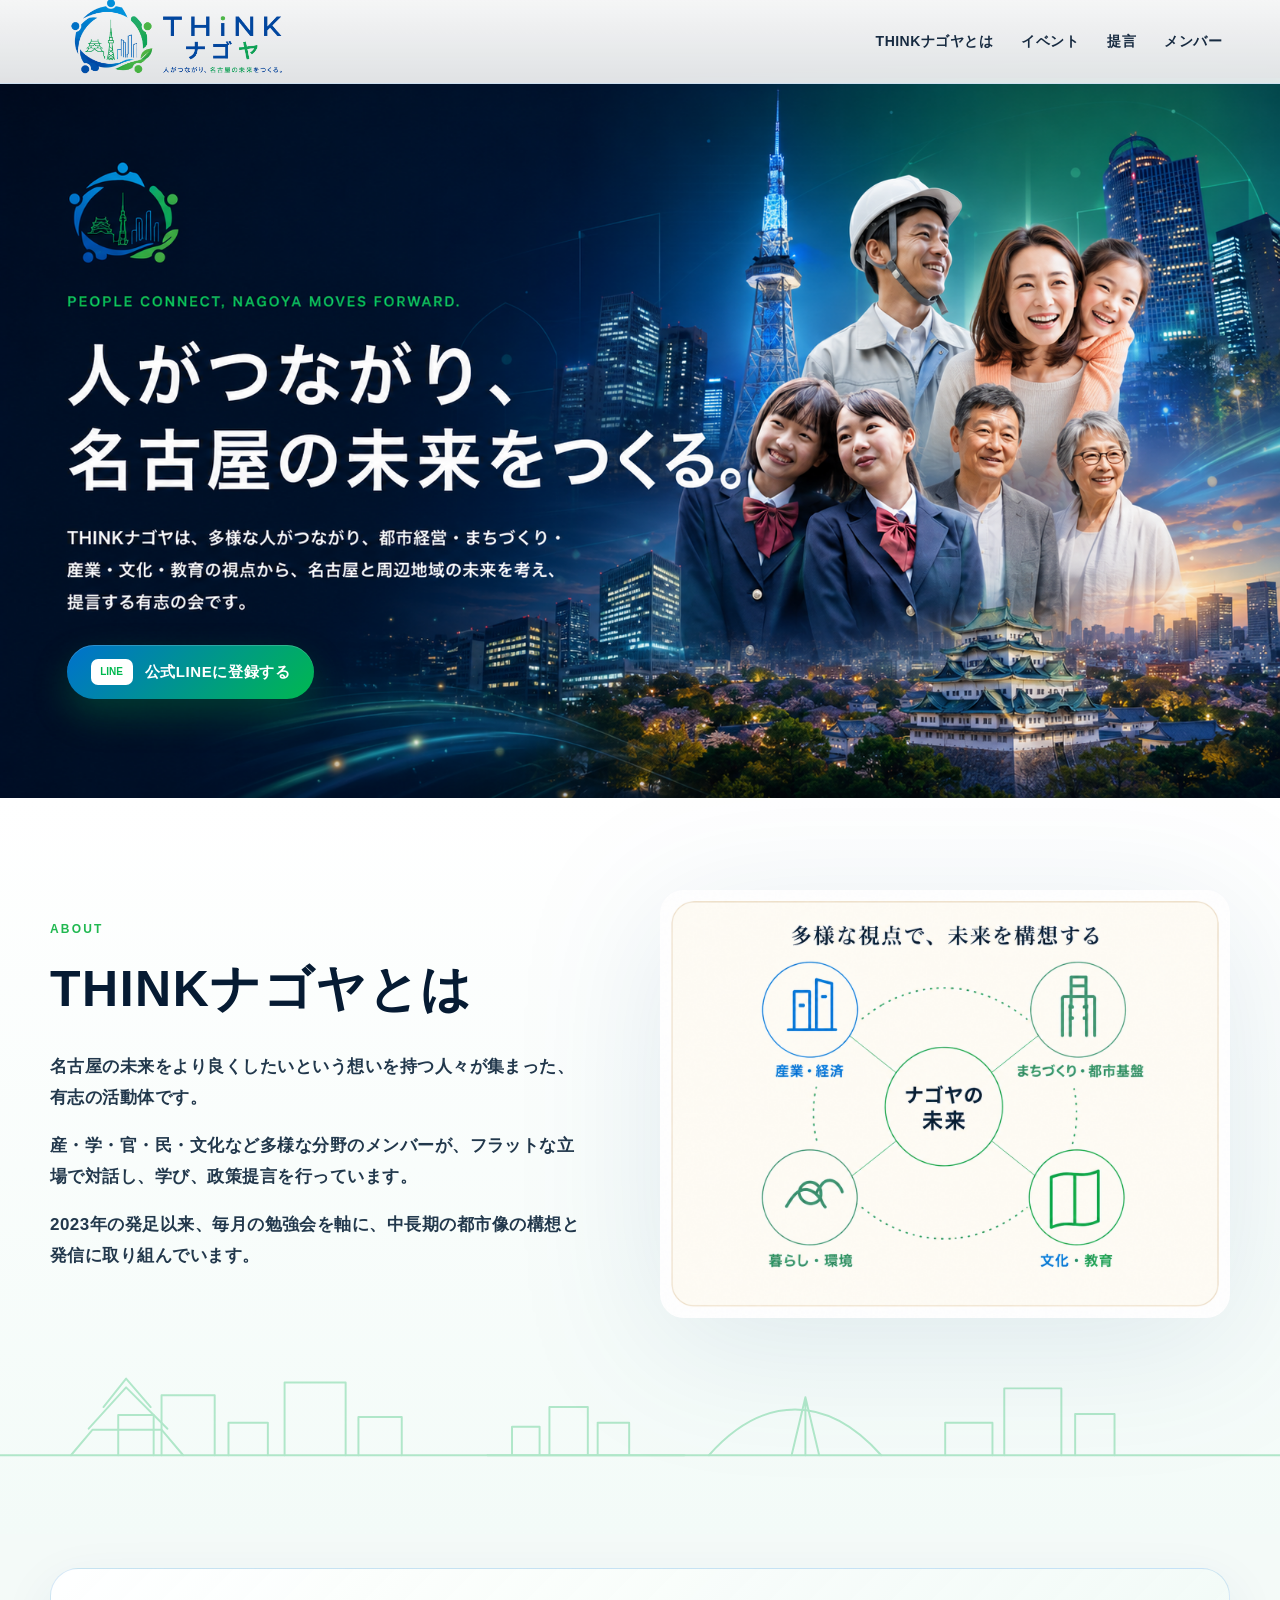
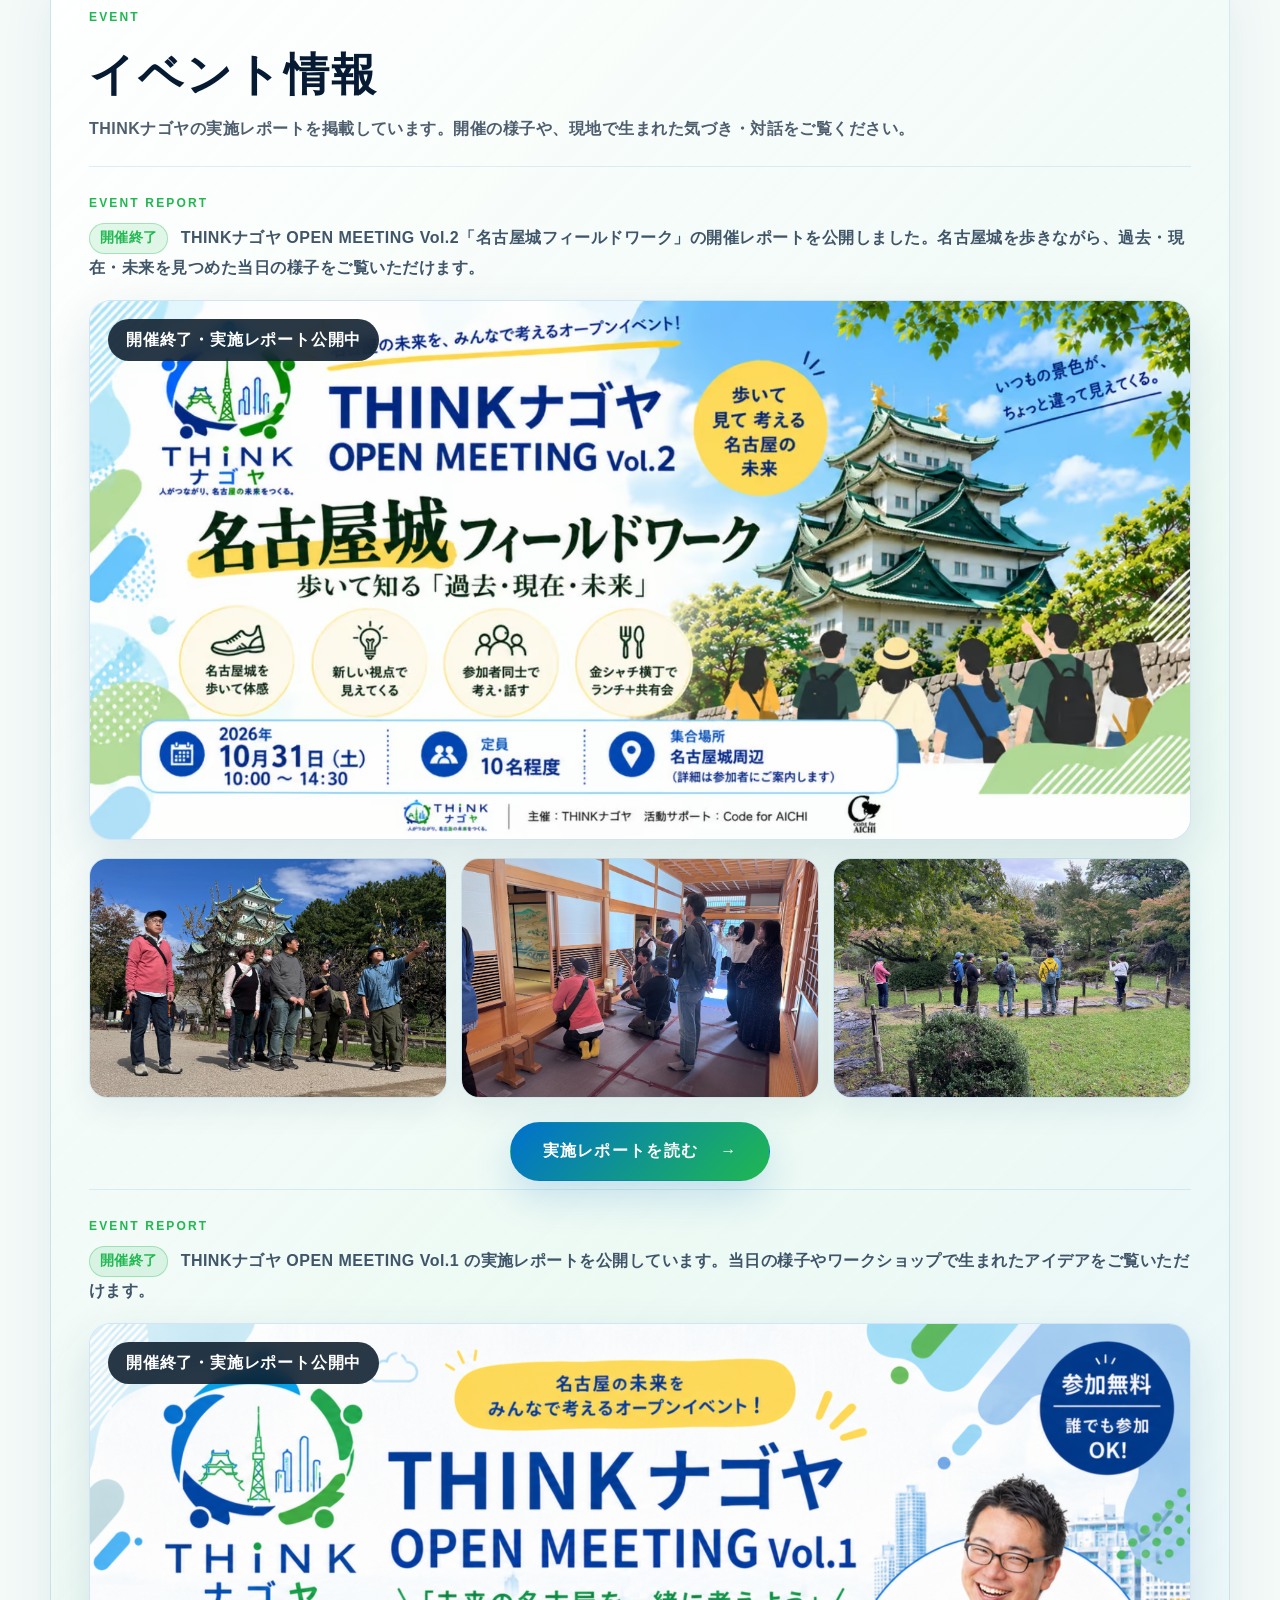
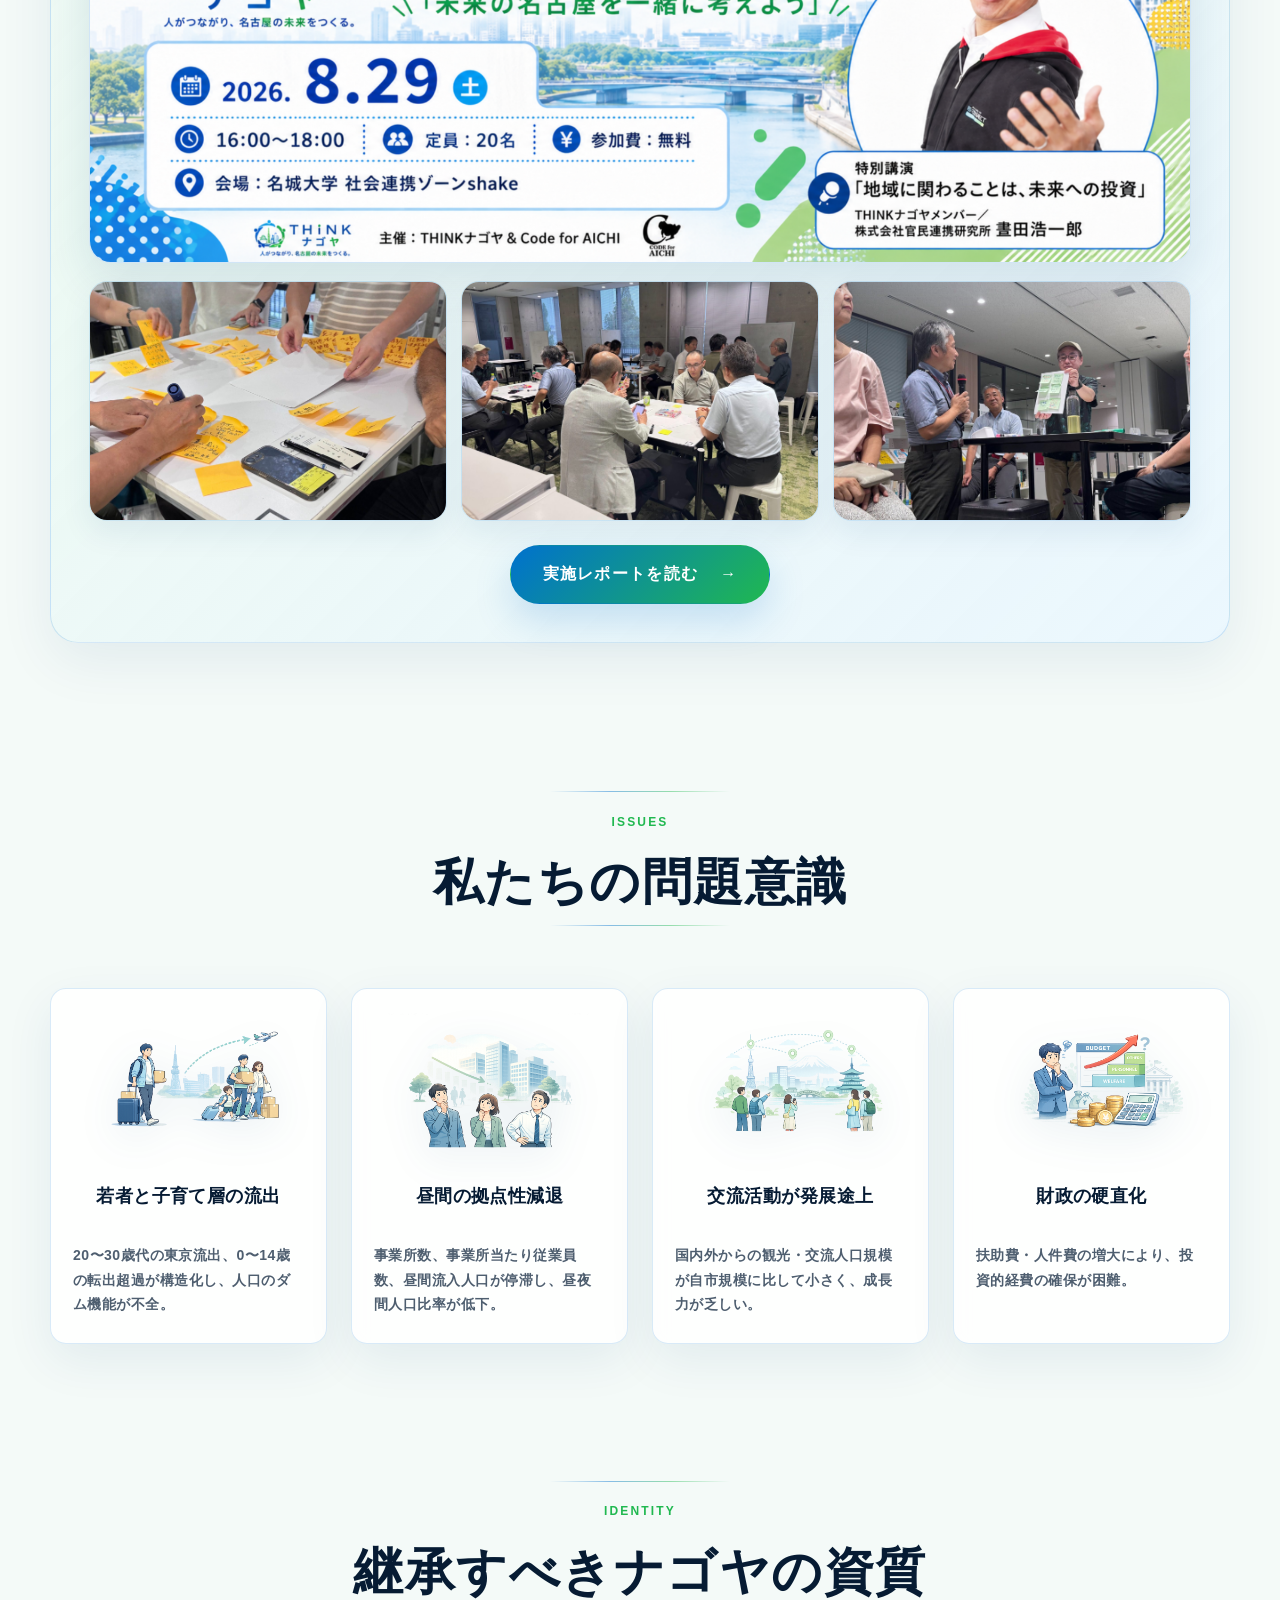
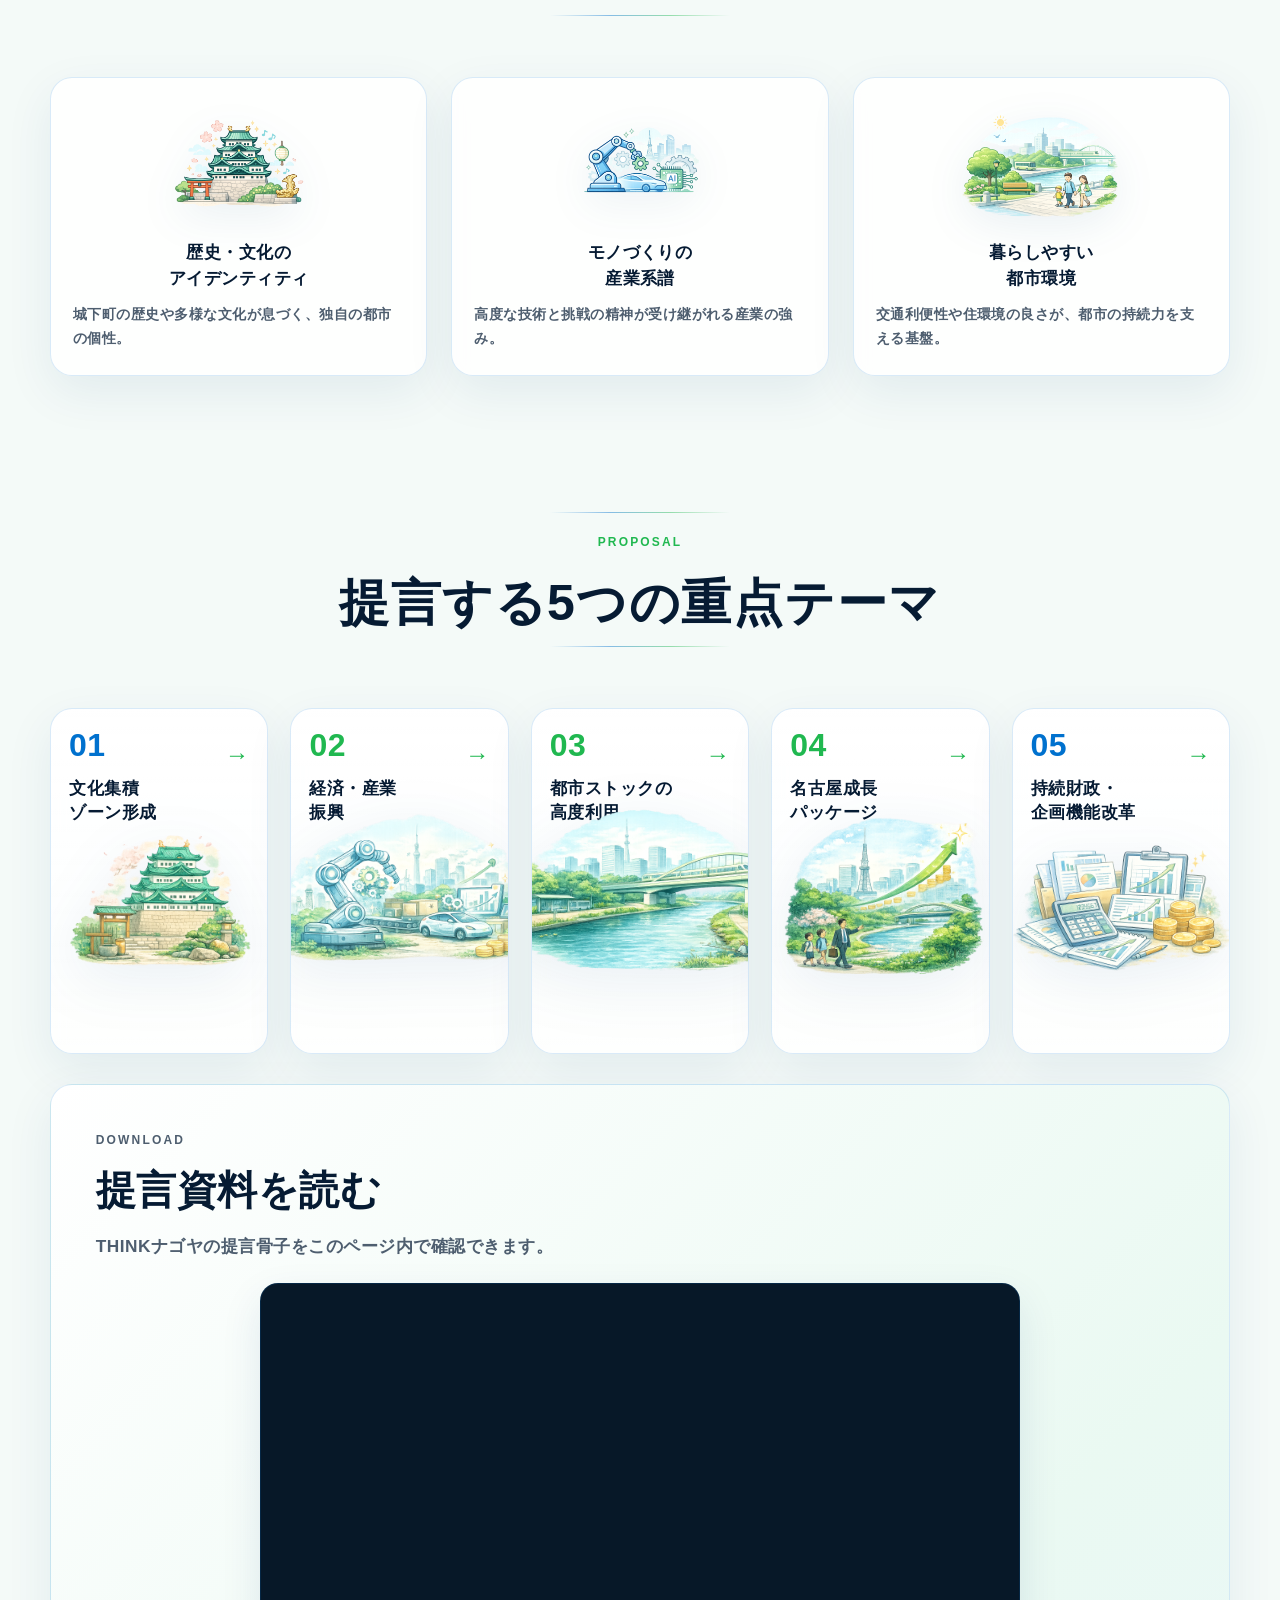
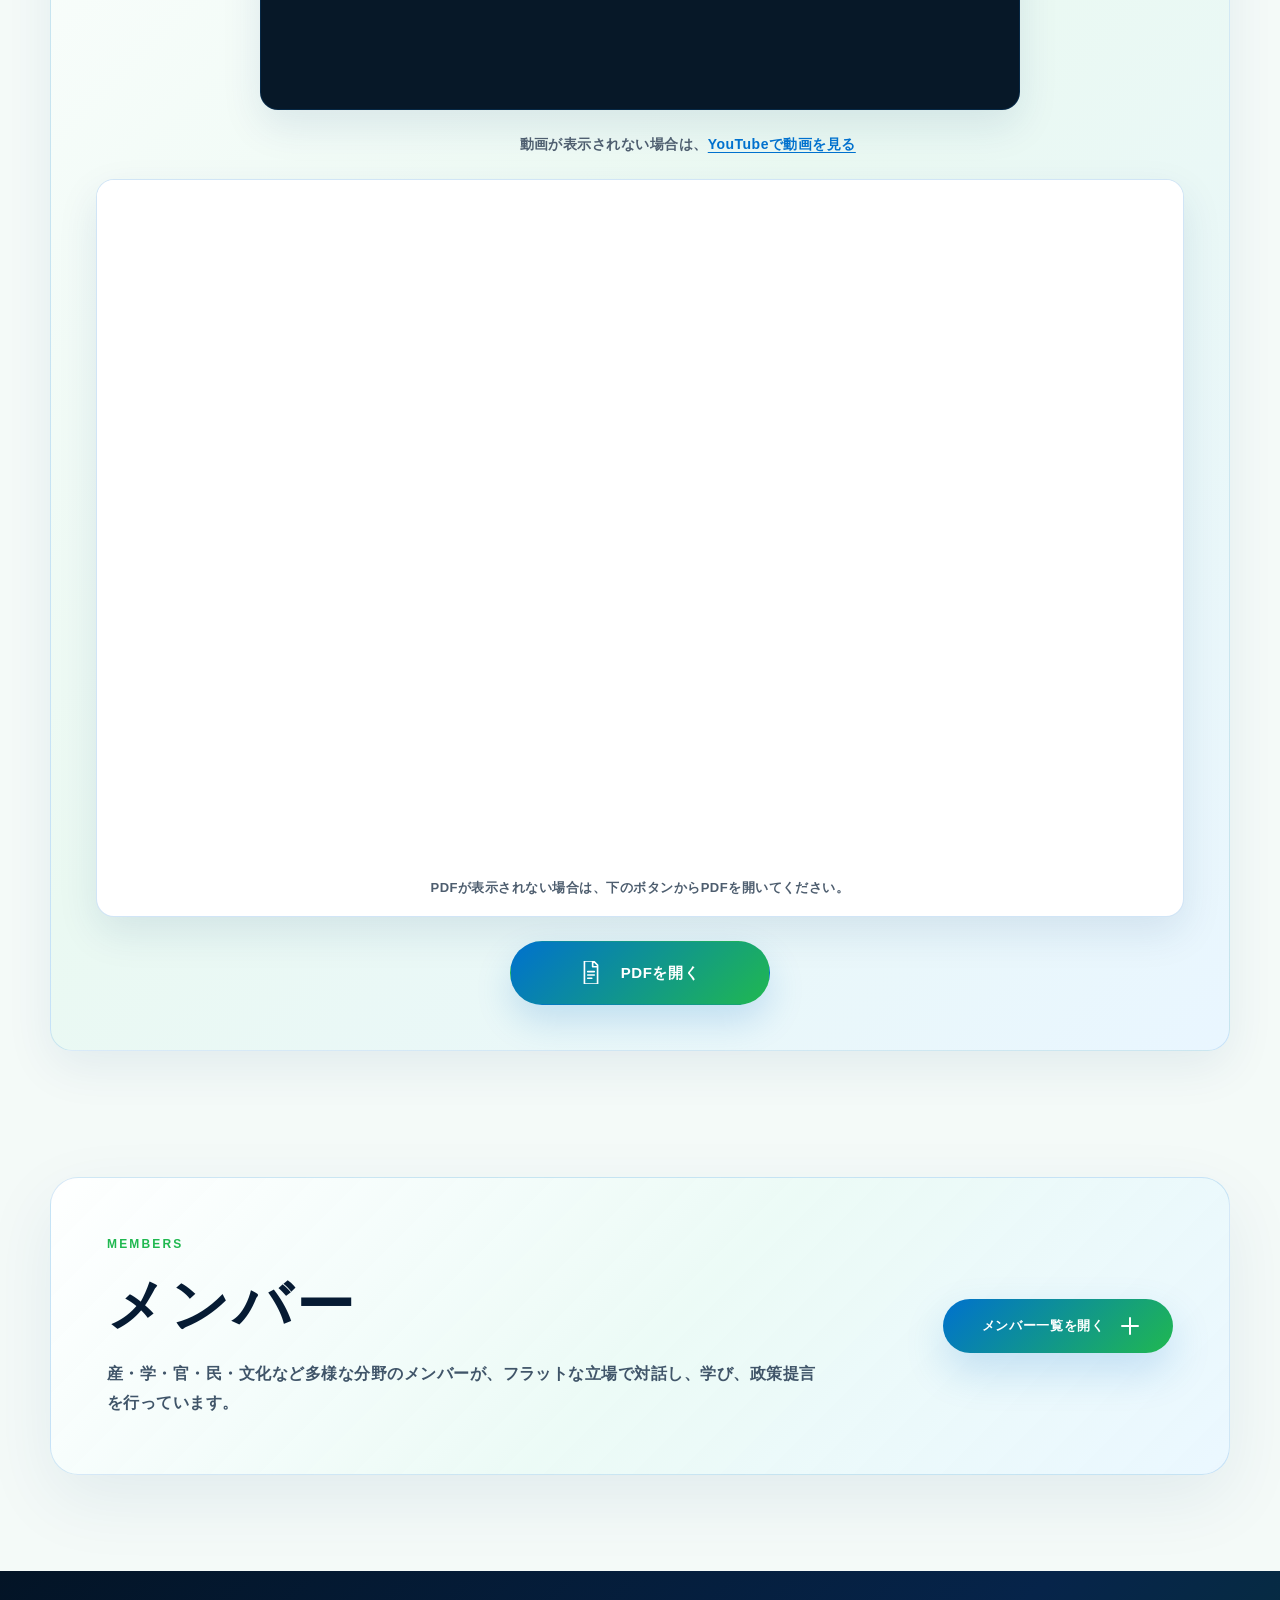
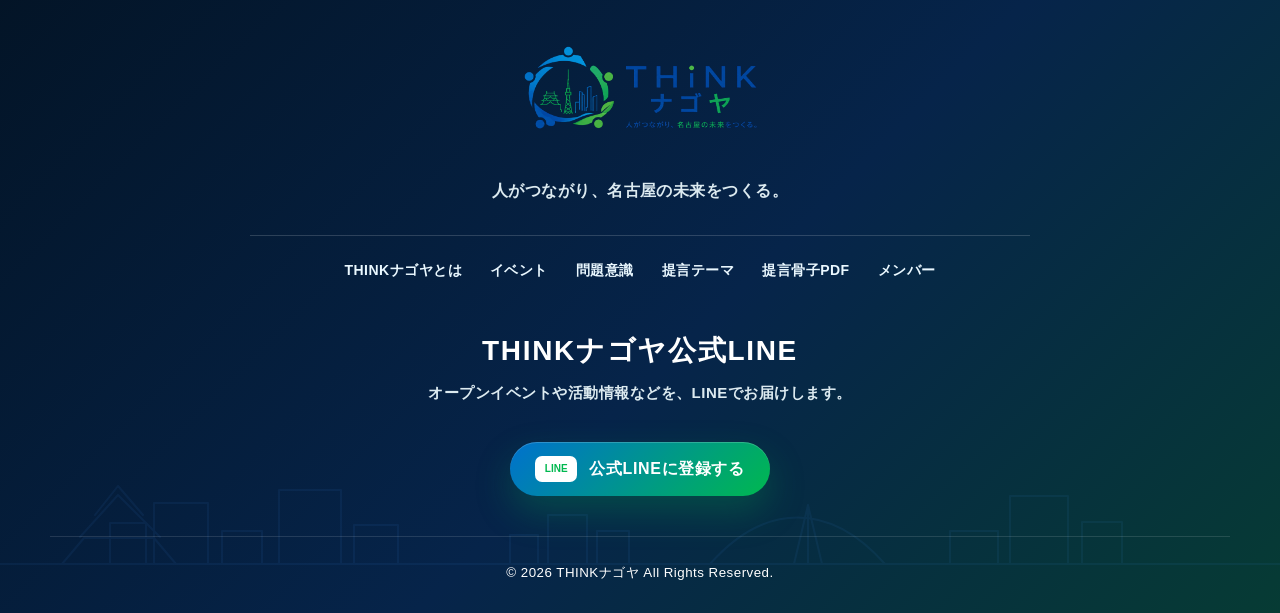
<file: index.html>
<!doctype html>
<html lang="ja">
<head>
  <meta charset="utf-8">
  <meta name="viewport" content="width=device-width, initial-scale=1">
  <title>THINKナゴヤ | 人がつながり、名古屋の未来をつくる。</title>
  <meta name="description" content="THINKナゴヤは、名古屋市と周辺地域の未来を見据え、都市経営・まちづくり・産業・文化・教育の視点から中長期の都市像を考え、提言する有志の会です。">
  <meta name="keywords" content="THINKナゴヤ,シンクナゴヤ,名古屋,名古屋市,政策提言,都市経営,まちづくり,産業振興,文化,教育,市民活動,有志の会">
  <meta name="robots" content="index, follow, max-image-preview:large">
  <meta name="format-detection" content="telephone=no">
  <meta name="theme-color" content="#0071ce">
  <link rel="canonical" href="https://thinknagoya.org/">
  <meta property="og:site_name" content="THINKナゴヤ">
  <meta property="og:title" content="THINKナゴヤ | 人がつながり、名古屋の未来をつくる。">
  <meta property="og:description" content="都市経営・まちづくり・産業・文化・教育の視点から、中長期の都市像を考え、提言する有志の会。">
  <meta property="og:type" content="website">
  <meta property="og:url" content="https://thinknagoya.org/">
  <meta property="og:image" content="https://thinknagoya.org/assets/img/ogp.png">
  <meta property="og:image:width" content="1200">
  <meta property="og:image:height" content="630">
  <meta property="og:locale" content="ja_JP">
  <meta name="twitter:card" content="summary_large_image">
  <meta name="twitter:title" content="THINKナゴヤ | 人がつながり、名古屋の未来をつくる。">
  <meta name="twitter:description" content="名古屋と周辺地域の未来を考え、提言する有志の会。">
  <meta name="twitter:image" content="https://thinknagoya.org/assets/img/ogp.png">
  <link rel="icon" href="assets/img/favicon.png">
  <link rel="apple-touch-icon" href="assets/img/favicon.png">
  <link rel="preconnect" href="https://www.youtube-nocookie.com">
  <link rel="preconnect" href="https://www.youtube.com">
  <link rel="preconnect" href="https://i.ytimg.com">
  <link rel="stylesheet" href="assets/css/style.css">
  <script type="application/ld+json">
{
  "@context": "https://schema.org",
  "@graph": [
    {
      "@type": "Organization",
      "@id": "https://thinknagoya.org/#organization",
      "name": "THINKナゴヤ",
      "alternateName": "シンクナゴヤ",
      "url": "https://thinknagoya.org/",
      "logo": "https://thinknagoya.org/assets/img/logo-horizontal.png",
      "description": "THINKナゴヤは、名古屋市と周辺地域の未来を見据え、都市経営・まちづくり・産業・文化・教育の視点から中長期の都市像を考え、提言する有志の会です。",
      "areaServed": {
        "@type": "AdministrativeArea",
        "name": "名古屋市・周辺地域"
      }
    },
    {
      "@type": "WebSite",
      "@id": "https://thinknagoya.org/#website",
      "url": "https://thinknagoya.org/",
      "name": "THINKナゴヤ",
      "publisher": {
        "@id": "https://thinknagoya.org/#organization"
      },
      "inLanguage": "ja"
    },
    {
      "@type": "WebPage",
      "@id": "https://thinknagoya.org/#webpage",
      "url": "https://thinknagoya.org/",
      "name": "THINKナゴヤ | 人がつながり、名古屋の未来をつくる。",
      "description": "THINKナゴヤは、名古屋市と周辺地域の未来を見据え、都市経営・まちづくり・産業・文化・教育の視点から中長期の都市像を考え、提言する有志の会です。",
      "isPartOf": {
        "@id": "https://thinknagoya.org/#website"
      },
      "about": {
        "@id": "https://thinknagoya.org/#organization"
      },
      "inLanguage": "ja",
      "primaryImageOfPage": {
        "@type": "ImageObject",
        "url": "https://thinknagoya.org/assets/img/ogp.png"
      }
    }
  ]
}
  </script>
</head>
<body>
  <header class="site-header" id="top">
    <a href="#top" class="brand brand--image" aria-label="THINKナゴヤ トップへ">
      <img src="assets/img/logo-horizontal.png" alt="THINKナゴヤ">
    </a>
    <button class="nav-toggle" aria-label="メニューを開く" aria-expanded="false">
      <span></span><span></span><span></span>
    </button>
    <nav class="global-nav" aria-label="グローバルナビゲーション">
      <a href="#about">THINKナゴヤとは</a>
      <a href="#event">イベント</a>
      <a href="#proposal">提言</a>
      <a href="#members">メンバー</a>
    </nav>
  </header>

  <main>
    <section class="hero section-dark" aria-label="メインビジュアル">
      <div class="hero__desktop-artwork reveal">
        <img src="assets/img/hero-main-collage.png" alt="多様な市民が名古屋でつながり、未来をつくるイメージ">
        <a class="line-button line-button--hero" href="https://lin.ee/n32bkAY" target="_blank" rel="noopener" aria-label="THINKナゴヤ公式LINEに登録する">
          <span class="line-button__icon">LINE</span>
          <span>公式LINEに登録する</span>
        </a>
      </div>
      <div class="hero__mobile-fallback">
        <div class="hero__visual" aria-hidden="true"></div>
        <div class="container hero__inner">
          <img class="hero__logo-mark" src="assets/img/logo-mark.png" alt="" aria-hidden="true">
          <p class="eyebrow">People connect, Nagoya moves forward.</p>
          <h1>人がつながり、<br>名古屋の未来をつくる。</h1>
          <p class="hero__lead">THINKナゴヤは、多様な人がつながり、都市経営・まちづくり・産業・文化・教育の視点から、名古屋と周辺地域の未来を考え、提言する有志の会です。</p>
          <a class="line-button line-button--mobile" href="https://lin.ee/n32bkAY" target="_blank" rel="noopener" aria-label="THINKナゴヤ公式LINEに登録する">
            <span class="line-button__icon">LINE</span>
            <span>公式LINEに登録する</span>
          </a>
        </div>
      </div>
    </section>

    <section class="about section-cream" id="about">
      <div class="container about__grid">
        <div class="section-copy reveal">
          <p class="section-kicker">ABOUT</p>
          <h2>THINKナゴヤとは</h2>
          <p>名古屋の未来をより良くしたいという想いを持つ人々が集まった、有志の活動体です。</p>
          <p>産・学・官・民・文化など多様な分野のメンバーが、フラットな立場で対話し、学び、政策提言を行っています。</p>
          <p>2023年の発足以来、毎月の勉強会を軸に、中長期の都市像の構想と発信に取り組んでいます。</p>
        </div>
        <div class="about__diagram reveal" aria-label="多様な視点で未来を構想する図">
          <img src="assets/img/about-diagram.png" alt="産業・経済、まちづくり・都市基盤、文化・教育、暮らし・環境の視点からナゴヤの未来を構想する図">
        </div>
      </div>
      <img class="city-line" src="assets/img/line-nagoya.svg" alt="" aria-hidden="true">
    </section>



    <section class="event-section section-cream" id="event">
      <div class="container">
        <div class="event-panel event-panel--report reveal">
          <div class="event-panel__head event-panel__head--report">
            <div>
              <p class="section-kicker">EVENT</p>
              <h2>イベント情報</h2>
              <p>THINKナゴヤの実施レポートを掲載しています。開催の様子や、現地で生まれた気づき・対話をご覧ください。</p>
            </div>
          </div>

          <div class="event-report-block">
            <div class="event-report-block__head">
              <p class="section-kicker">EVENT REPORT</p>
              <p><span class="event-status">開催終了</span> THINKナゴヤ OPEN MEETING Vol.2「名古屋城フィールドワーク」の開催レポートを公開しました。名古屋城を歩きながら、過去・現在・未来を見つめた当日の様子をご覧いただけます。</p>
            </div>
            <a class="event-banner event-banner--ended" href="open-meeting-vol2-report.html" aria-label="THINKナゴヤ OPEN MEETING Vol.2 実施レポートを開く">
              <img src="assets/img/event-open-meeting-vol2-main.jpg" alt="THINKナゴヤ OPEN MEETING Vol.2 名古屋城フィールドワーク 歩いて知る過去・現在・未来">
            </a>
            <div class="event-report-preview" aria-label="OPEN MEETING Vol.2 実施レポート写真">
              <img src="assets/img/report/open-meeting-vol2/group-castle.jpg" alt="名古屋城前で参加者が集まる様子">
              <img src="assets/img/report/open-meeting-vol2/palace-tour.jpg" alt="本丸御殿を見学する参加者の様子">
              <img src="assets/img/report/open-meeting-vol2/garden-observation.jpg" alt="庭園を眺める参加者の様子">
            </div>
            <div class="event-report-actions">
              <a class="btn btn-navy" href="open-meeting-vol2-report.html">実施レポートを読む</a>
            </div>
          </div>

          <div class="event-report-block">
            <div class="event-report-block__head">
              <p class="section-kicker">EVENT REPORT</p>
              <p><span class="event-status">開催終了</span> THINKナゴヤ OPEN MEETING Vol.1 の実施レポートを公開しています。当日の様子やワークショップで生まれたアイデアをご覧いただけます。</p>
            </div>
            <a class="event-banner event-banner--ended" href="open-meeting-vol1-report.html" aria-label="THINKナゴヤ OPEN MEETING Vol.1 実施レポートを開く">
              <img src="assets/img/event-open-meeting-vol1.png" alt="THINKナゴヤ OPEN MEETING Vol.1 未来の名古屋を一緒に考えよう 2026年8月29日 16時から18時 名城大学社会連携ゾーンshake 参加無料">
            </a>
            <div class="event-report-preview" aria-label="OPEN MEETING Vol.1 実施レポート写真">
              <img src="assets/img/report/open-meeting-vol1/workshop-wide.jpg" alt="ワークショップで参加者が意見を出し合う様子">
              <img src="assets/img/report/open-meeting-vol1/group-discussion.jpg" alt="グループに分かれて対話する参加者の様子">
              <img src="assets/img/report/open-meeting-vol1/presentation-share.jpg" alt="グループ発表の様子">
            </div>
            <div class="event-report-actions">
              <a class="btn btn-navy" href="open-meeting-vol1-report.html">実施レポートを読む</a>
            </div>
          </div>
        </div>
      </div>
    </section>

    <section class="issues section-cream" id="issues">
      <div class="container">
        <div class="section-heading reveal">
          <p class="section-kicker">ISSUES</p>
          <h2>私たちの問題意識</h2>
        </div>
        <div class="card-grid card-grid--4">
          <article class="issue-card reveal">
            <div class="issue-illustration"><img src="assets/img/issue-outflow.png" alt="若者や子育て世帯の転出を表すイラスト"></div>
            <h3>若者と子育て層の流出</h3>
            <p>20〜30歳代の東京流出、0〜14歳の転出超過が構造化し、人口のダム機能が不全。</p>
          </article>
          <article class="issue-card reveal">
            <div class="issue-illustration"><img src="assets/img/issue-daytime-hub.png" alt="昼間の拠点性減退を表すイラスト"></div>
            <h3>昼間の拠点性減退</h3>
            <p>事業所数、事業所当たり従業員数、昼間流入人口が停滞し、昼夜間人口比率が低下。</p>
          </article>
          <article class="issue-card reveal">
            <div class="issue-illustration"><img src="assets/img/issue-exchange.png" alt="交流活動が発展途上であることを表すイラスト"></div>
            <h3>交流活動が発展途上</h3>
            <p>国内外からの観光・交流人口規模が自市規模に比して小さく、成長力が乏しい。</p>
          </article>
          <article class="issue-card reveal">
            <div class="issue-illustration"><img src="assets/img/issue-finance.png" alt="財政の硬直化を表すイラスト"></div>
            <h3>財政の硬直化</h3>
            <p>扶助費・人件費の増大により、投資的経費の確保が困難。</p>
          </article>
        </div>
      </div>
    </section>

    <section class="assets section-cream" id="assets">
      <div class="container">
        <div class="section-heading reveal">
          <p class="section-kicker">IDENTITY</p>
          <h2>継承すべきナゴヤの資質</h2>
        </div>
        <div class="card-grid card-grid--3">
          <article class="asset-card reveal">
            <div class="asset-illustration"><img src="assets/img/asset-history-culture.png" alt="歴史・文化のアイデンティティを表すイラスト"></div>
            <h3>歴史・文化の<br>アイデンティティ</h3>
            <p>城下町の歴史や多様な文化が息づく、独自の都市の個性。</p>
          </article>
          <article class="asset-card reveal">
            <div class="asset-illustration"><img src="assets/img/asset-industry-lineage.png" alt="モノづくりの産業系譜を表すイラスト"></div>
            <h3>モノづくりの<br>産業系譜</h3>
            <p>高度な技術と挑戦の精神が受け継がれる産業の強み。</p>
          </article>
          <article class="asset-card reveal">
            <div class="asset-illustration"><img src="assets/img/asset-livable-city.png" alt="暮らしやすい都市環境を表すイラスト"></div>
            <h3>暮らしやすい<br>都市環境</h3>
            <p>交通利便性や住環境の良さが、都市の持続力を支える基盤。</p>
          </article>
        </div>
      </div>
    </section>

    <section class="proposal section-cream" id="proposal">
      <div class="container">
        <div class="section-heading reveal">
          <p class="section-kicker">PROPOSAL</p>
          <h2>提言する5つの重点テーマ</h2>
        </div>
        <div class="theme-row theme-row--visual">
          <a href="assets/docs/think-nagoya-proposal.pdf" class="theme-card theme-card--visual reveal" target="_blank" rel="noopener">
            <span class="theme-card__num">01</span>
            <div class="theme-card__visual"><img src="assets/img/proposal-culture.png" alt="文化集積ゾーン形成を表すイラスト"></div>
            <h3>文化集積<br>ゾーン形成</h3>
            <span class="theme-card__arrow">→</span>
          </a>
          <a href="assets/docs/think-nagoya-proposal.pdf" class="theme-card theme-card--visual reveal" target="_blank" rel="noopener">
            <span class="theme-card__num">02</span>
            <div class="theme-card__visual"><img src="assets/img/proposal-industry.png" alt="経済・産業振興を表すイラスト"></div>
            <h3>経済・産業<br>振興</h3>
            <span class="theme-card__arrow">→</span>
          </a>
          <a href="assets/docs/think-nagoya-proposal.pdf" class="theme-card theme-card--visual reveal" target="_blank" rel="noopener">
            <span class="theme-card__num">03</span>
            <div class="theme-card__visual"><img src="assets/img/proposal-urban.png" alt="都市ストックの高度利用を表すイラスト"></div>
            <h3>都市ストックの<br>高度利用</h3>
            <span class="theme-card__arrow">→</span>
          </a>
          <a href="assets/docs/think-nagoya-proposal.pdf" class="theme-card theme-card--visual reveal" target="_blank" rel="noopener">
            <span class="theme-card__num">04</span>
            <div class="theme-card__visual"><img src="assets/img/proposal-growth.png" alt="名古屋成長パッケージを表すイラスト"></div>
            <h3>名古屋成長<br>パッケージ</h3>
            <span class="theme-card__arrow">→</span>
          </a>
          <a href="assets/docs/think-nagoya-proposal.pdf" class="theme-card theme-card--visual reveal" target="_blank" rel="noopener">
            <span class="theme-card__num">05</span>
            <div class="theme-card__visual"><img src="assets/img/proposal-finance.png" alt="持続財政と企画機能改革を表すイラスト"></div>
            <h3>持続財政・<br>企画機能改革</h3>
            <span class="theme-card__arrow">→</span>
          </a>
        </div>
        <div class="download-panel download-panel--embedded reveal">
          <div class="download-panel__content download-panel__content--full">
            <p class="section-kicker">DOWNLOAD</p>
            <h3>提言資料を読む</h3>
            <p>THINKナゴヤの提言骨子をこのページ内で確認できます。</p>
          </div>
          <div class="youtube-viewer--in-panel youtube-viewer--compact" aria-label="THINKナゴヤ紹介動画">
            <iframe
              width="560"
              height="315"
              src="https://www.youtube-nocookie.com/embed/485KyS-at9M?rel=0&modestbranding=1"
              title="THINKナゴヤ紹介動画"
              loading="lazy"
              frameborder="0"
              allow="accelerometer; autoplay; clipboard-write; encrypted-media; gyroscope; picture-in-picture; web-share"
              referrerpolicy="strict-origin-when-cross-origin"
              allowfullscreen></iframe>
          </div>
          <p class="youtube-fallback">動画が表示されない場合は、<a href="https://youtu.be/485KyS-at9M" target="_blank" rel="noopener">YouTubeで動画を見る</a></p>
          <div class="pdf-viewer pdf-viewer--in-panel" aria-label="THINKナゴヤ提言骨子PDFプレビュー">
            <iframe src="assets/docs/think-nagoya-proposal.pdf#toolbar=0&navpanes=0&view=FitH" title="THINKナゴヤ提言骨子PDF" loading="lazy"></iframe>
            <p class="pdf-viewer__fallback">PDFが表示されない場合は、下のボタンからPDFを開いてください。</p>
          </div>
          <div class="download-panel__action download-panel__action--bottom download-links download-links--single">
            <a class="btn btn-navy btn-pdf" href="assets/docs/think-nagoya-proposal.pdf" target="_blank" rel="noopener">PDFを開く</a>
          </div>
        </div>
      </div>
    </section>

    <section class="members-section section-cream" id="members">
      <div class="container">
        <div class="members-panel reveal">
          <div class="members-panel__head">
            <div>
              <p class="section-kicker">MEMBERS</p>
              <h2>メンバー</h2>
              <p>産・学・官・民・文化など多様な分野のメンバーが、フラットな立場で対話し、学び、政策提言を行っています。</p>
            </div>
            <button class="member-accordion__toggle" type="button" aria-expanded="false" aria-controls="member-list">
              <span>メンバー一覧を開く</span>
              <i aria-hidden="true"></i>
            </button>
          </div>
          <div class="member-accordion" id="member-list" hidden>
            <div class="member-accordion__intro">
              <strong>THINKナゴヤの会</strong>
              <span>2026年5月末時点・五十音順</span>
            </div>
            <ul class="member-list">
              <li><span class="member-name">伊藤嘉浩</span><span class="member-role">日本工営都市空間（株）</span></li>
              <li><span class="member-name">犬塚大志</span><span class="member-role">（株）ゲイン 代表取締役社長</span></li>
              <li><span class="member-name">井村美里</span><span class="member-role">水辺とまちの入口ACT（株）代表取締役</span></li>
              <li><span class="member-name">岩田勝弘</span><span class="member-role">アンデザイン上席執行役員 元名古屋ステーション開発（株）常務取締役</span></li>
              <li><span class="member-name">嬉野剛士</span><span class="member-role">Code for Aichi 代表</span></li>
              <li><span class="member-name">加藤義人</span><span class="member-role">岐阜大学客員教授 名古屋都市センター特任アドバイザー</span></li>
              <li><span class="member-name">河野修平</span><span class="member-role">日本工営都市空間（株）専門顧問 元愛知県建設部長</span></li>
              <li><span class="member-name">佐藤友美</span><span class="member-role">クリエイティブ・リンク・ナゴヤ理事兼ディレクター</span></li>
              <li><span class="member-name">新開輝夫</span><span class="member-role">元名古屋市副市長</span></li>
              <li><span class="member-name">鈴木英文</span><span class="member-role">名古屋まちづくり公社理事長</span></li>
              <li><span class="member-name">豊田雄二郎</span><span class="member-role">（株）中日新聞社論説委員</span></li>
              <li><span class="member-name">中川真吾</span><span class="member-role">中川法律事務所</span></li>
              <li><span class="member-name">服部明彦</span><span class="member-role">ジェイアール東海コンサルタンツ（株）顧問</span></li>
              <li><span class="member-name">晝田浩一郎</span><span class="member-role">（株）官民連携事業研究所執行役員CCO</span></li>
              <li><span class="member-name">藤井英明</span><span class="member-role">（株）ゲイン創業者特別顧問</span></li>
              <li><span class="member-name">舟橋篤史</span><span class="member-role">（公財）にっぽんど真ん中祭り文化財団常務理事</span></li>
              <li><span class="member-name">松雄俊憲</span><span class="member-role">前名古屋市副市長</span></li>
              <li><span class="member-name">水谷稔</span><span class="member-role">（株）MMGホールディングス代表取締役副社長</span></li>
              <li><span class="member-name">村田真美</span><span class="member-role">（株）mana代表取締役</span></li>
              <li><span class="member-name">森俊裕</span><span class="member-role">（株）新東通信 元名古屋港管理組合</span></li>
            </ul>
          </div>
        </div>
      </div>
    </section>

  </main>

  <footer class="footer footer--centered">
    <div class="container footer__center">
      <a href="#top" class="brand brand--image brand--footer"><img src="assets/img/logo-horizontal.png" alt="THINKナゴヤ"></a>
      <p class="footer__tagline">人がつながり、名古屋の未来をつくる。</p>
      <nav class="footer__sitemap" aria-label="フッターナビゲーション">
        <a href="#about">THINKナゴヤとは</a>
        <a href="#event">イベント</a>
        <a href="#issues">問題意識</a>
        <a href="#proposal">提言テーマ</a>
        <a href="assets/docs/think-nagoya-proposal.pdf" target="_blank" rel="noopener">提言骨子PDF</a>
        <a href="#members">メンバー</a>
      </nav>
      <div class="footer-line-info" id="line">
        <h3>THINKナゴヤ公式LINE</h3>
        <p>オープンイベントや活動情報などを、LINEでお届けします。</p>
      </div>
      <a class="line-button line-button--footer" href="https://lin.ee/n32bkAY" target="_blank" rel="noopener" aria-label="THINKナゴヤ公式LINEに登録する">
        <span class="line-button__icon">LINE</span>
        <span>公式LINEに登録する</span>
      </a>
    </div>
    <div class="container footer__bottom footer__bottom--center">
      <small>© 2026 THINKナゴヤ All Rights Reserved.</small>
    </div>
  </footer>

  <script src="assets/js/main.js"></script>
</body>
</html>
</file>
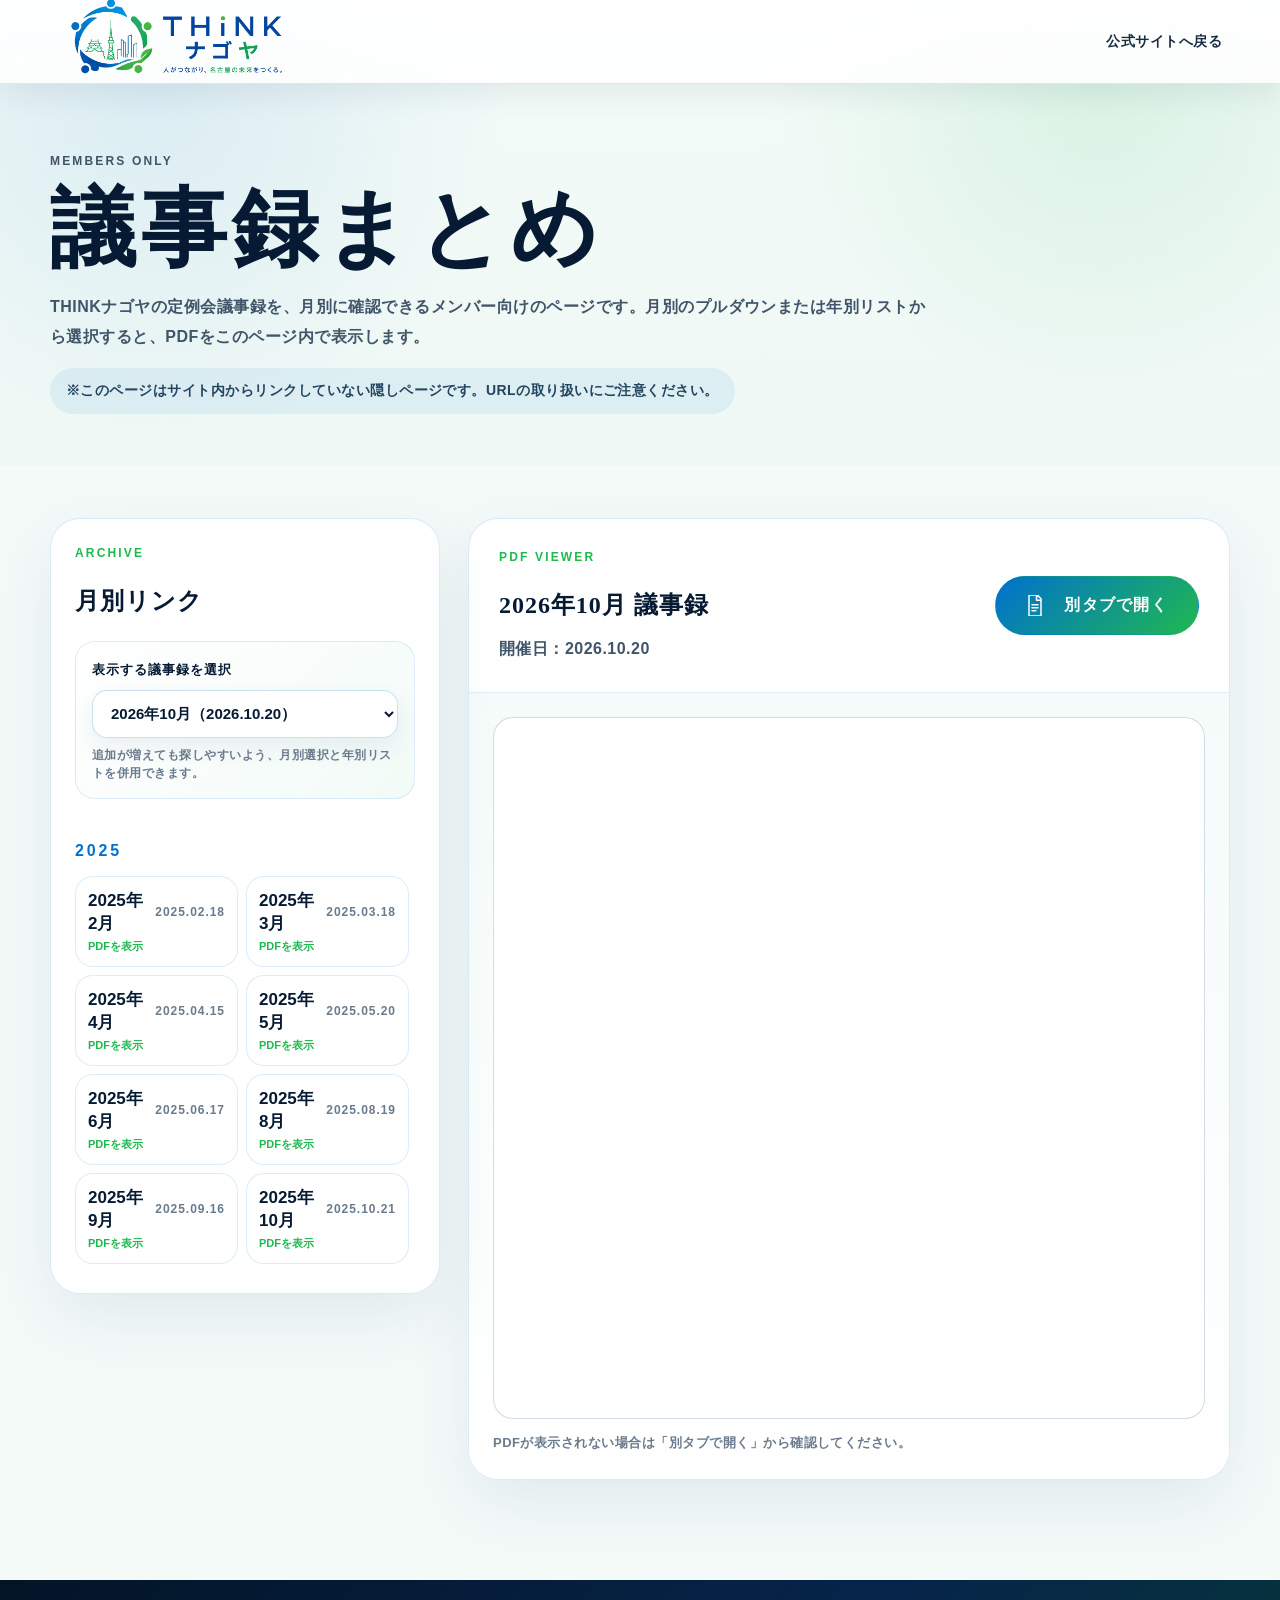
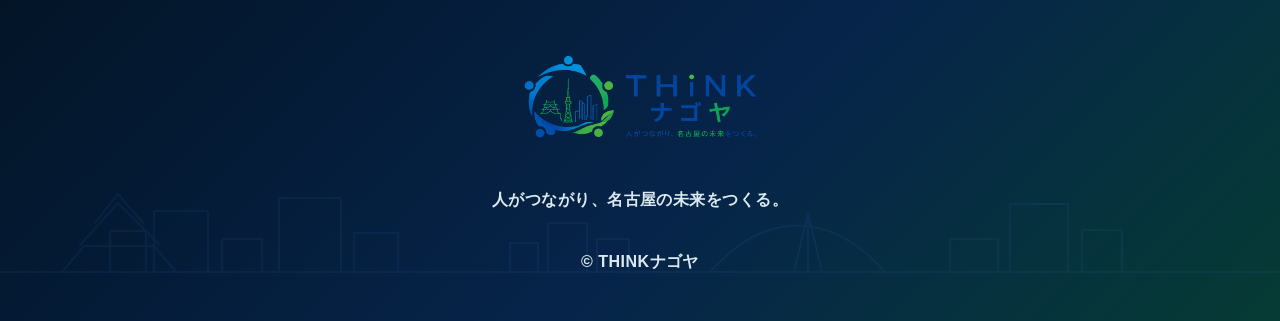
<file: members-minutes.html>
<!doctype html>
<html lang="ja">
<head>
  <meta charset="utf-8">
  <meta name="viewport" content="width=device-width, initial-scale=1">
  <title>メンバー専用 議事録まとめ | THINKナゴヤ</title>
  <meta name="description" content="THINKナゴヤ メンバー向けの議事録まとめページです。">
  <meta name="robots" content="noindex, nofollow, noarchive">
  <meta name="format-detection" content="telephone=no">
  <meta name="theme-color" content="#0071ce">
  <link rel="icon" href="assets/img/favicon.png">
  <link rel="apple-touch-icon" href="assets/img/favicon.png">
  <link rel="stylesheet" href="assets/css/style.css">
</head>
<body class="members-minutes-page">
  <header class="site-header" id="top">
    <a href="index.html" class="brand brand--image" aria-label="THINKナゴヤ トップへ">
      <img src="assets/img/logo-horizontal.png" alt="THINKナゴヤ">
    </a>
    <nav class="global-nav global-nav--single" aria-label="メンバー専用ページナビゲーション">
      <a href="index.html">公式サイトへ戻る</a>
    </nav>
  </header>

  <main>
    <section class="minutes-hero section-cream">
      <div class="container">
        <p class="section-kicker">MEMBERS ONLY</p>
        <h1>議事録まとめ</h1>
        <p>THINKナゴヤの定例会議事録を、月別に確認できるメンバー向けのページです。月別のプルダウンまたは年別リストから選択すると、PDFをこのページ内で表示します。</p>
        <p class="minutes-note">※このページはサイト内からリンクしていない隠しページです。URLの取り扱いにご注意ください。</p>
      </div>
    </section>

    <section class="minutes-view section-cream" aria-label="議事録PDF一覧とプレビュー">
      <div class="container minutes-layout">
        <aside class="minutes-sidebar" aria-label="月別議事録リンク">
          <div class="minutes-sidebar__head">
            <p class="section-kicker">ARCHIVE</p>
            <h2>月別リンク</h2>
          </div>
          <div class="minutes-mobile-picker" aria-label="月別議事録選択">
            <label for="minutes-select">表示する議事録を選択</label>
            <select id="minutes-select"></select>
            <p>追加が増えても探しやすいよう、月別選択と年別リストを併用できます。</p>
          </div>
          <div class="minutes-list-scroll"><h2 class="minutes-year">2025</h2><div class="minutes-list"><button class="minutes-card" type="button" data-pdf="assets/docs/minutes/2025-02-think-nagoya-minutes.pdf" data-title="2025年2月" data-date="2025.02.18">
  <span class="minutes-card__month">2025年2月</span>
  <span class="minutes-card__date">2025.02.18</span>
  <span class="minutes-card__cue">PDFを表示</span>
</button><button class="minutes-card" type="button" data-pdf="assets/docs/minutes/2025-03-think-nagoya-minutes.pdf" data-title="2025年3月" data-date="2025.03.18">
  <span class="minutes-card__month">2025年3月</span>
  <span class="minutes-card__date">2025.03.18</span>
  <span class="minutes-card__cue">PDFを表示</span>
</button><button class="minutes-card" type="button" data-pdf="assets/docs/minutes/2025-04-think-nagoya-minutes.pdf" data-title="2025年4月" data-date="2025.04.15">
  <span class="minutes-card__month">2025年4月</span>
  <span class="minutes-card__date">2025.04.15</span>
  <span class="minutes-card__cue">PDFを表示</span>
</button><button class="minutes-card" type="button" data-pdf="assets/docs/minutes/2025-05-think-nagoya-minutes.pdf" data-title="2025年5月" data-date="2025.05.20">
  <span class="minutes-card__month">2025年5月</span>
  <span class="minutes-card__date">2025.05.20</span>
  <span class="minutes-card__cue">PDFを表示</span>
</button><button class="minutes-card" type="button" data-pdf="assets/docs/minutes/2025-06-think-nagoya-minutes.pdf" data-title="2025年6月" data-date="2025.06.17">
  <span class="minutes-card__month">2025年6月</span>
  <span class="minutes-card__date">2025.06.17</span>
  <span class="minutes-card__cue">PDFを表示</span>
</button><button class="minutes-card" type="button" data-pdf="assets/docs/minutes/2025-08-think-nagoya-minutes.pdf" data-title="2025年8月" data-date="2025.08.19">
  <span class="minutes-card__month">2025年8月</span>
  <span class="minutes-card__date">2025.08.19</span>
  <span class="minutes-card__cue">PDFを表示</span>
</button><button class="minutes-card" type="button" data-pdf="assets/docs/minutes/2025-09-think-nagoya-minutes.pdf" data-title="2025年9月" data-date="2025.09.16">
  <span class="minutes-card__month">2025年9月</span>
  <span class="minutes-card__date">2025.09.16</span>
  <span class="minutes-card__cue">PDFを表示</span>
</button><button class="minutes-card" type="button" data-pdf="assets/docs/minutes/2025-10-think-nagoya-minutes.pdf" data-title="2025年10月" data-date="2025.10.21">
  <span class="minutes-card__month">2025年10月</span>
  <span class="minutes-card__date">2025.10.21</span>
  <span class="minutes-card__cue">PDFを表示</span>
</button><button class="minutes-card" type="button" data-pdf="assets/docs/minutes/2025-11-think-nagoya-minutes.pdf" data-title="2025年11月" data-date="2025.11.18">
  <span class="minutes-card__month">2025年11月</span>
  <span class="minutes-card__date">2025.11.18</span>
  <span class="minutes-card__cue">PDFを表示</span>
</button><button class="minutes-card" type="button" data-pdf="assets/docs/minutes/2025-12-think-nagoya-minutes.pdf" data-title="2025年12月" data-date="2025.12.16">
  <span class="minutes-card__month">2025年12月</span>
  <span class="minutes-card__date">2025.12.16</span>
  <span class="minutes-card__cue">PDFを表示</span>
</button></div><h2 class="minutes-year">2026</h2><div class="minutes-list"><button class="minutes-card" type="button" data-pdf="assets/docs/minutes/2026-02-think-nagoya-minutes.pdf" data-title="2026年2月" data-date="2026.02.17">
  <span class="minutes-card__month">2026年2月</span>
  <span class="minutes-card__date">2026.02.17</span>
  <span class="minutes-card__cue">PDFを表示</span>
</button><button class="minutes-card" type="button" data-pdf="assets/docs/minutes/2026-03-think-nagoya-minutes.pdf" data-title="2026年3月" data-date="2026.03.17">
  <span class="minutes-card__month">2026年3月</span>
  <span class="minutes-card__date">2026.03.17</span>
  <span class="minutes-card__cue">PDFを表示</span>
</button><button class="minutes-card" type="button" data-pdf="assets/docs/minutes/2026-04-think-nagoya-minutes.pdf" data-title="2026年4月" data-date="2026.04.21">
  <span class="minutes-card__month">2026年4月</span>
  <span class="minutes-card__date">2026.04.21</span>
  <span class="minutes-card__cue">PDFを表示</span>
</button><button class="minutes-card" type="button" data-pdf="assets/docs/minutes/2026-05-think-nagoya-minutes.pdf" data-title="2026年5月" data-date="2026.05.19">
  <span class="minutes-card__month">2026年5月</span>
  <span class="minutes-card__date">2026.05.19</span>
  <span class="minutes-card__cue">PDFを表示</span>
</button><button class="minutes-card" type="button" data-pdf="assets/docs/minutes/2026-06-think-nagoya-minutes.pdf" data-title="2026年6月" data-date="2026.06.16">
  <span class="minutes-card__month">2026年6月</span>
  <span class="minutes-card__date">2026.06.16</span>
  <span class="minutes-card__cue">PDFを表示</span>
</button><button class="minutes-card" type="button" data-pdf="assets/docs/minutes/2026-07-think-nagoya-minutes.pdf" data-title="2026年7月" data-date="2026.07.21">
  <span class="minutes-card__month">2026年7月</span>
  <span class="minutes-card__date">2026.07.21</span>
  <span class="minutes-card__cue">PDFを表示</span>
</button><button class="minutes-card" type="button" data-pdf="assets/docs/minutes/2026-08-think-nagoya-minutes.pdf" data-title="2026年8月" data-date="2026.08.18">
  <span class="minutes-card__month">2026年8月</span>
  <span class="minutes-card__date">2026.08.18</span>
  <span class="minutes-card__cue">PDFを表示</span>
</button><button class="minutes-card" type="button" data-pdf="assets/docs/minutes/2026-09-think-nagoya-minutes.pdf" data-title="2026年9月" data-date="2026.09.15">
  <span class="minutes-card__month">2026年9月</span>
  <span class="minutes-card__date">2026.09.15</span>
  <span class="minutes-card__cue">PDFを表示</span>
</button><button class="minutes-card is-active" type="button" data-pdf="assets/docs/minutes/2026-10-think-nagoya-minutes.pdf" data-title="2026年10月" data-date="2026.10.20">
  <span class="minutes-card__month">2026年10月</span>
  <span class="minutes-card__date">2026.10.20</span>
  <span class="minutes-card__cue">PDFを表示</span>
</button></div></div>
        </aside>

        <section class="minutes-reader" aria-label="議事録PDFプレビュー">
          <div class="minutes-reader__head">
            <div>
              <p class="section-kicker">PDF VIEWER</p>
              <h2 id="minutes-current-title">2026年10月 議事録</h2>
              <p id="minutes-current-date">開催日：2026.10.20</p>
            </div>
            <a class="btn btn-navy btn-pdf" id="minutes-open-pdf" href="assets/docs/minutes/2026-10-think-nagoya-minutes.pdf" target="_blank" rel="noopener">別タブで開く</a>
          </div>
          <div class="minutes-pdf-frame">
            <iframe id="minutes-pdf" src="assets/docs/minutes/2026-10-think-nagoya-minutes.pdf#toolbar=1&navpanes=0&view=FitH" title="2026年10月 議事録PDF" loading="lazy"></iframe>
            <p class="minutes-pdf-frame__fallback">PDFが表示されない場合は「別タブで開く」から確認してください。</p>
          </div>
        </section>
      </div>
    </section>
  </main>

  <footer class="footer footer--centered">
    <div class="container footer__center">
      <a href="index.html" class="brand brand--image brand--footer"><img src="assets/img/logo-horizontal.png" alt="THINKナゴヤ"></a>
      <p class="footer__tagline">人がつながり、名古屋の未来をつくる。</p>
      <p class="footer__copy">© THINKナゴヤ</p>
    </div>
  </footer>

  <script>
    (() => {
      const cards = document.querySelectorAll('.minutes-card');
      const frame = document.getElementById('minutes-pdf');
      const title = document.getElementById('minutes-current-title');
      const date = document.getElementById('minutes-current-date');
      const openLink = document.getElementById('minutes-open-pdf');
      const select = document.getElementById('minutes-select');
      const cardArray = Array.from(cards);

      if (select) {
        cardArray.forEach((card, index) => {
          const option = document.createElement('option');
          option.value = String(index);
          option.textContent = `${card.dataset.title}（${card.dataset.date}）`;
          select.appendChild(option);
        });
      }

      const activate = (card, updateHash = true, scrollToReader = false) => {
        const pdf = card.dataset.pdf;
        const label = card.dataset.title;
        const meetingDate = card.dataset.date;
        cards.forEach((item) => item.classList.remove('is-active'));
        card.classList.add('is-active');
        title.textContent = `${label} 議事録`;
        date.textContent = `開催日：${meetingDate}`;
        frame.src = `${pdf}#toolbar=1&navpanes=0&view=FitH`;
        frame.title = `${label} 議事録PDF`;
        openLink.href = pdf;
        if (select) select.value = String(cardArray.indexOf(card));
        if (updateHash) {
          const key = pdf.match(/(\d{4}-\d{2})/)?.[1] || '';
          if (key) history.replaceState(null, '', `#${key}`);
        }
        if (scrollToReader && window.matchMedia('(max-width: 640px)').matches) {
          document.querySelector('.minutes-reader')?.scrollIntoView({ behavior: 'smooth', block: 'start' });
        }
      };

      cards.forEach((card) => {
        card.addEventListener('click', () => activate(card));
      });

      if (select) {
        select.addEventListener('change', () => {
          const target = cardArray[Number(select.value)];
          if (target) activate(target, true, true);
        });
      }

      const hash = location.hash.replace('#', '');
      if (hash) {
        const target = cardArray.find((card) => card.dataset.pdf.includes(hash));
        if (target) activate(target, false);
      } else {
        const active = document.querySelector('.minutes-card.is-active');
        if (active && select) select.value = String(cardArray.indexOf(active));
      }
    })();
  </script>
</body>
</html>
</file>
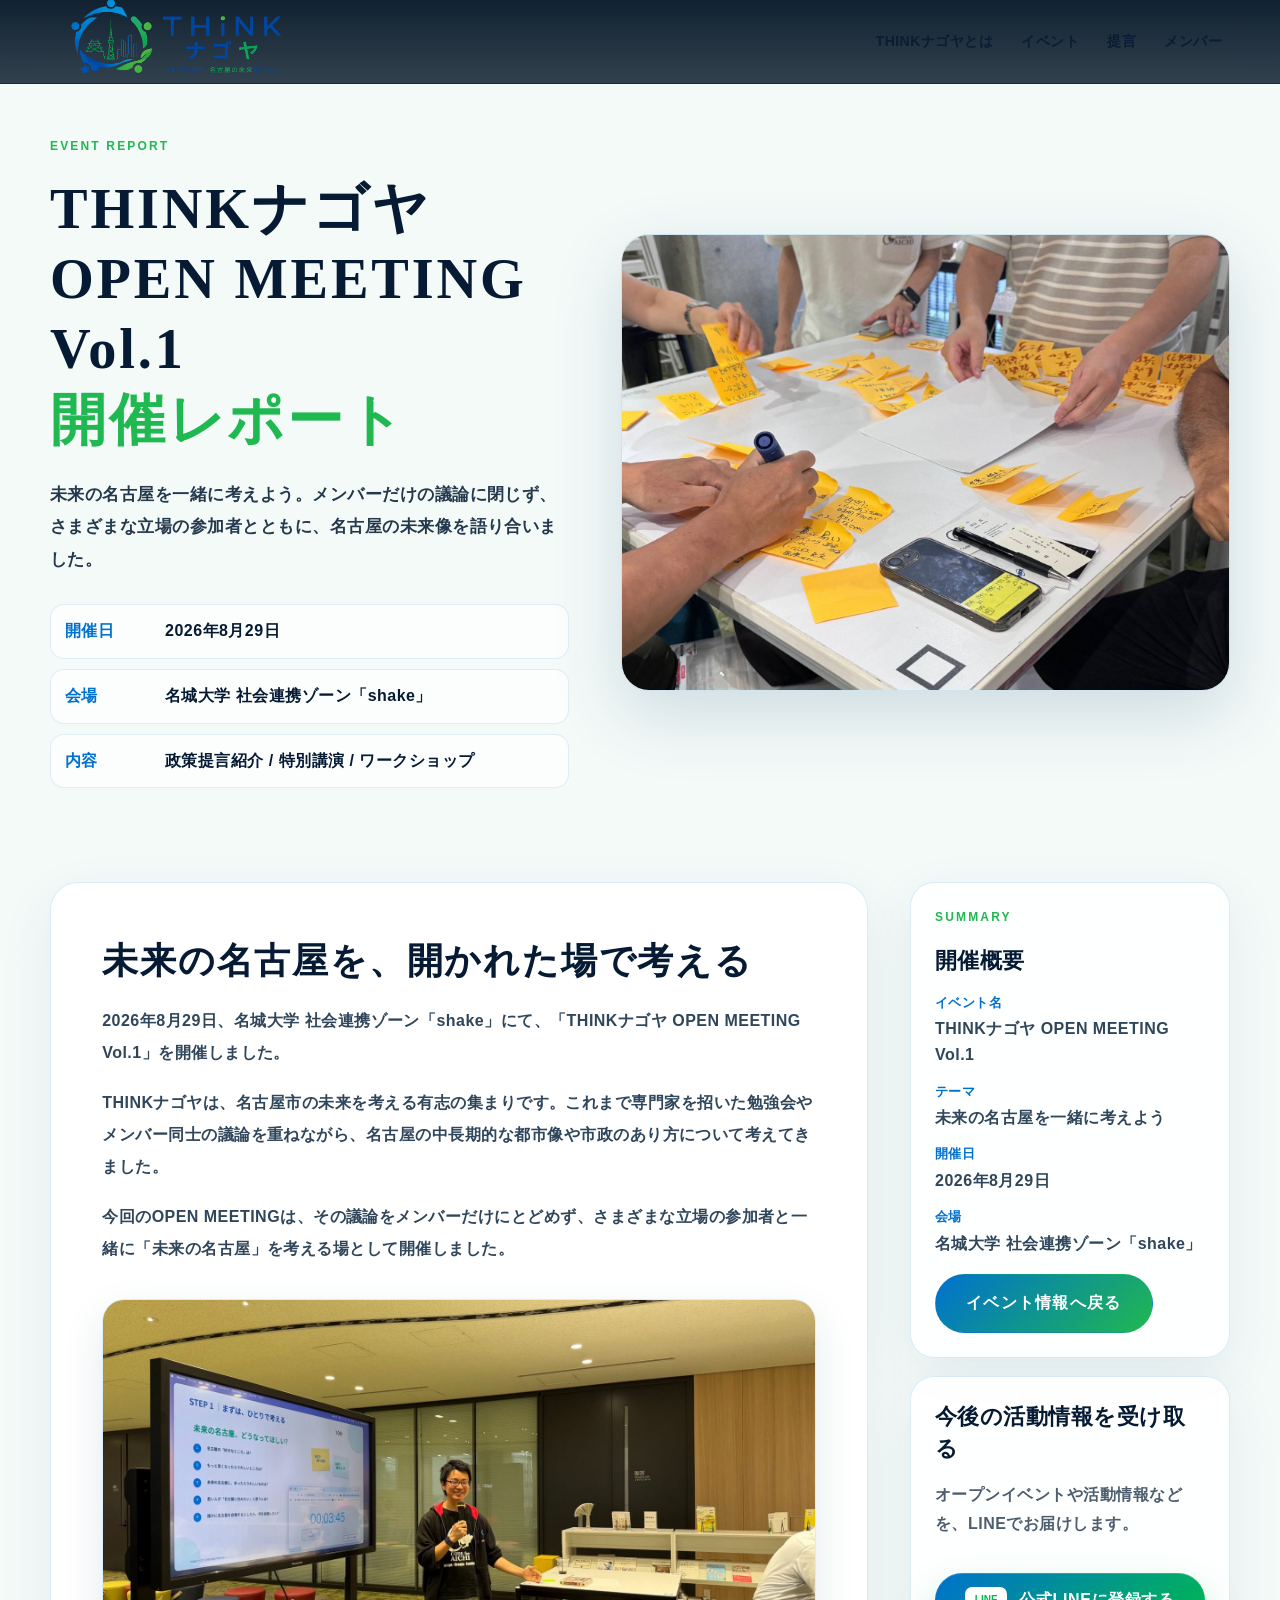
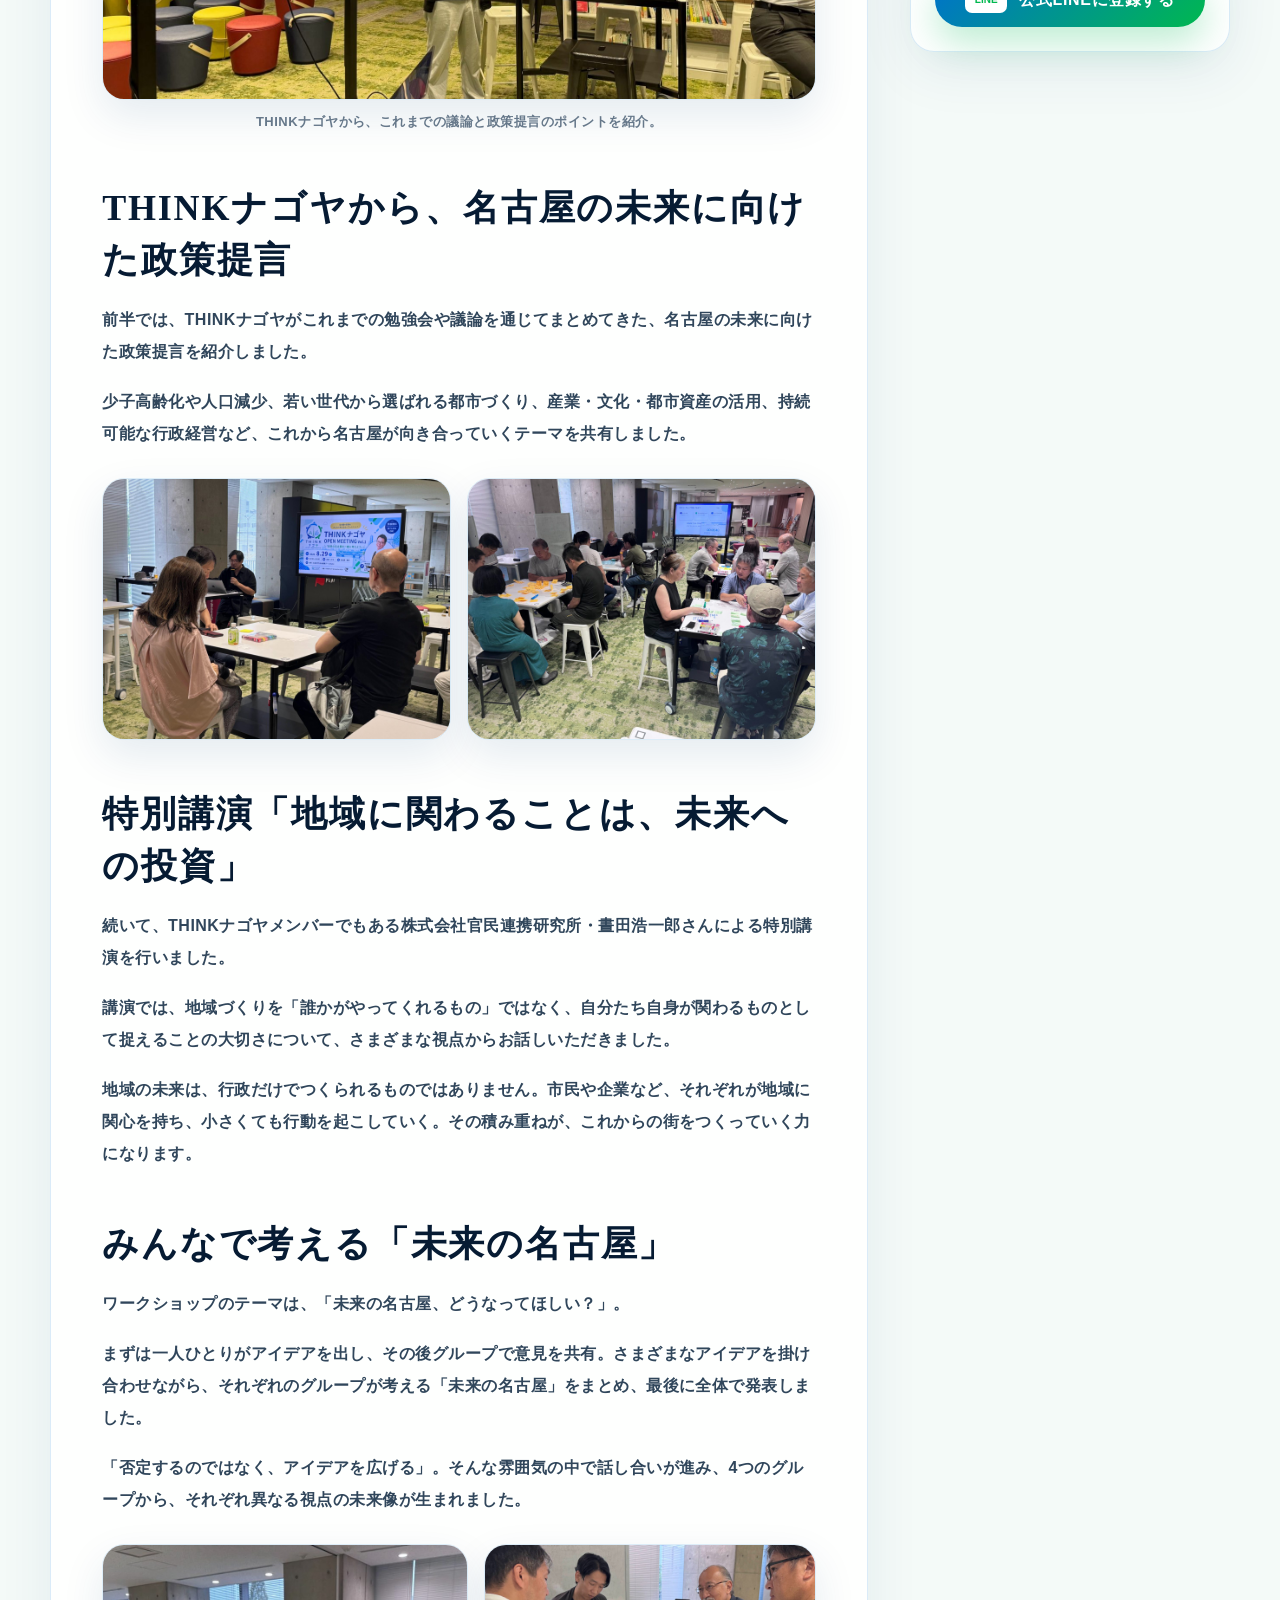
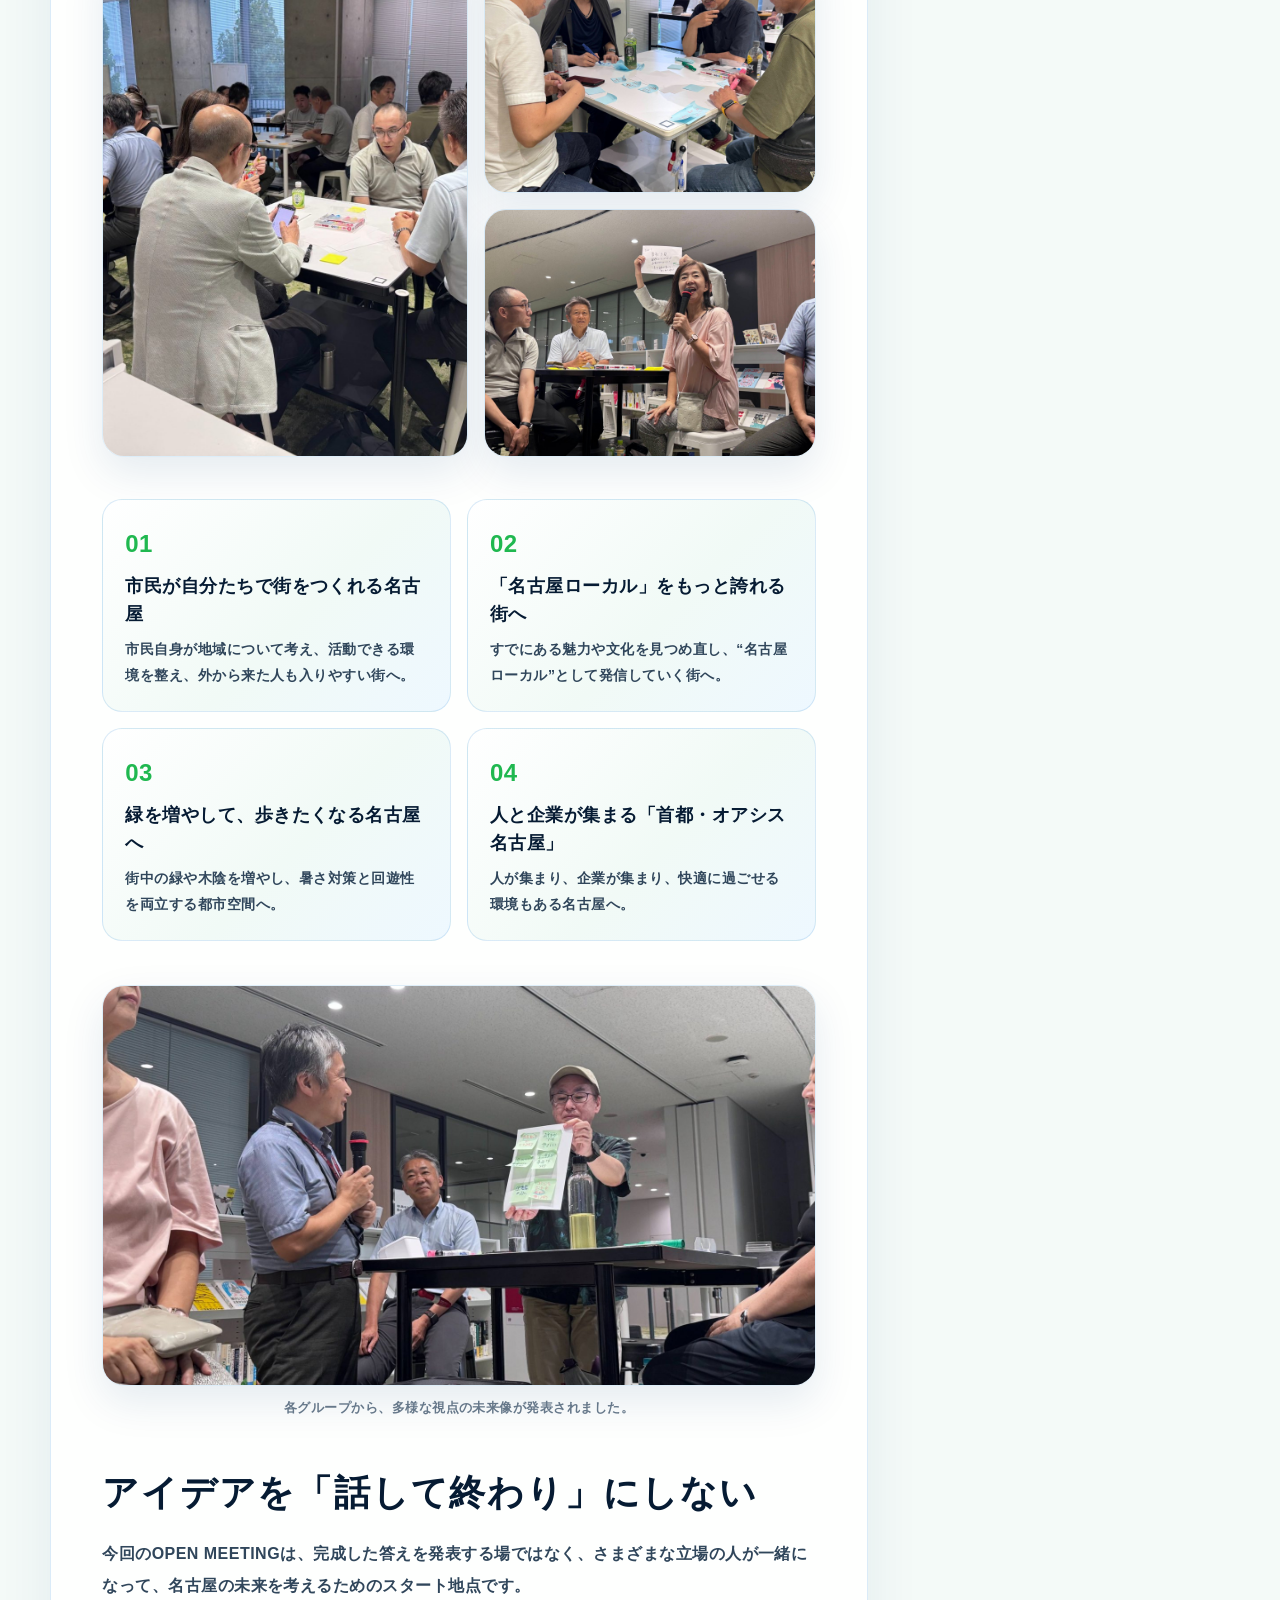
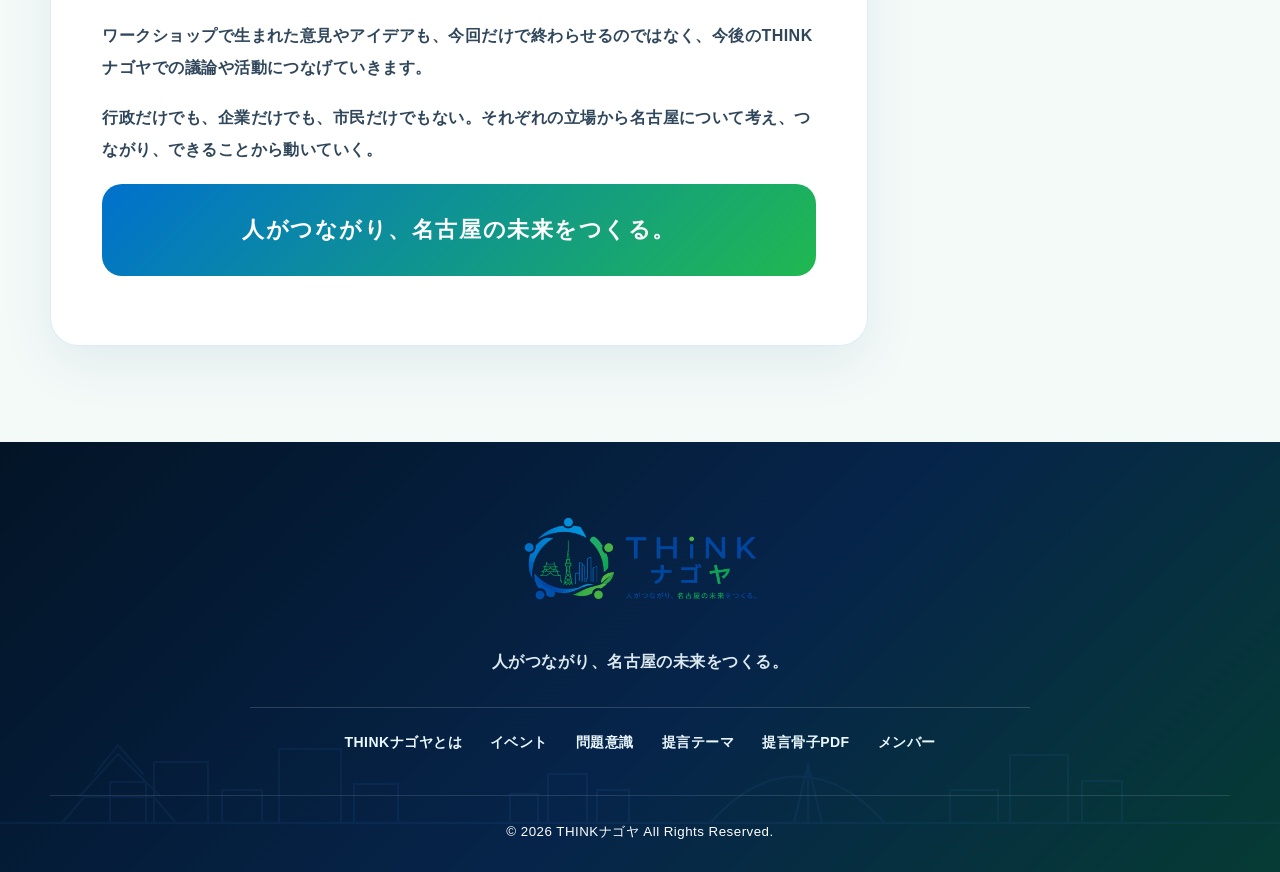
<file: open-meeting-vol1-report.html>
<!doctype html>
<html lang="ja">
<head>
  <meta charset="utf-8">
  <meta name="viewport" content="width=device-width, initial-scale=1">
  <title>THINKナゴヤ OPEN MEETING Vol.1 開催レポート | THINKナゴヤ</title>
  <meta name="description" content="2026年8月29日に名城大学 社会連携ゾーンshakeで開催した THINKナゴヤ OPEN MEETING Vol.1 の開催レポート。政策提言紹介、特別講演、ワークショップの様子を紹介します。">
  <meta name="robots" content="index,follow,max-image-preview:large">
  <link rel="canonical" href="https://thinknagoya.org/open-meeting-vol1-report.html">
  <meta property="og:title" content="THINKナゴヤ OPEN MEETING Vol.1 開催レポート">
  <meta property="og:description" content="未来の名古屋を一緒に考えたオープンイベントの当日レポート。">
  <meta property="og:type" content="article">
  <meta property="og:url" content="https://thinknagoya.org/open-meeting-vol1-report.html">
  <meta property="og:image" content="https://thinknagoya.org/assets/img/report/open-meeting-vol1/workshop-wide.jpg">
  <meta name="twitter:card" content="summary_large_image">
  <link rel="icon" href="assets/img/favicon.png">
  <link rel="apple-touch-icon" href="assets/img/favicon.png">
  <link rel="stylesheet" href="assets/css/style.css">
  <script type="application/ld+json">
  {
    "@context": "https://schema.org",
    "@type": "Article",
    "headline": "THINKナゴヤ OPEN MEETING Vol.1 開催レポート",
    "description": "2026年8月29日に開催したTHINKナゴヤ OPEN MEETING Vol.1の開催レポートです。",
    "image": "https://thinknagoya.org/assets/img/report/open-meeting-vol1/workshop-wide.jpg",
    "datePublished": "2026-08-29",
    "dateModified": "2026-09-24",
    "author": {"@type": "Organization", "name": "THINKナゴヤ"},
    "publisher": {"@type": "Organization", "name": "THINKナゴヤ", "logo": {"@type": "ImageObject", "url": "https://thinknagoya.org/assets/img/logo-horizontal.png"}},
    "mainEntityOfPage": "https://thinknagoya.org/open-meeting-vol1-report.html"
  }
  </script>
</head>
<body class="report-page">
  <header class="site-header" id="top">
    <a href="index.html#top" class="brand brand--image" aria-label="THINKナゴヤ トップへ">
      <img src="assets/img/logo-horizontal.png" alt="THINKナゴヤ">
    </a>
    <button class="nav-toggle" aria-label="メニューを開く" aria-expanded="false">
      <span></span><span></span><span></span>
    </button>
    <nav class="global-nav" aria-label="グローバルナビゲーション">
      <a href="index.html#about">THINKナゴヤとは</a>
      <a href="index.html#event">イベント</a>
      <a href="index.html#proposal">提言</a>
      <a href="index.html#members">メンバー</a>
    </nav>
  </header>

  <main>
    <section class="report-hero section-cream">
      <div class="container report-hero__grid">
        <div class="report-hero__copy reveal">
          <p class="section-kicker">EVENT REPORT</p>
          <h1>THINKナゴヤ OPEN MEETING Vol.1<br><span>開催レポート</span></h1>
          <p class="report-lead">未来の名古屋を一緒に考えよう。メンバーだけの議論に閉じず、さまざまな立場の参加者とともに、名古屋の未来像を語り合いました。</p>
          <dl class="report-meta">
            <div><dt>開催日</dt><dd>2026年8月29日</dd></div>
            <div><dt>会場</dt><dd>名城大学 社会連携ゾーン「shake」</dd></div>
            <div><dt>内容</dt><dd>政策提言紹介 / 特別講演 / ワークショップ</dd></div>
          </dl>
        </div>
        <div class="report-hero__photo reveal">
          <img src="assets/img/report/open-meeting-vol1/workshop-wide.jpg" alt="THINKナゴヤ OPEN MEETING Vol.1 の会場全体の様子">
        </div>
      </div>
    </section>

    <section class="report-body section-cream">
      <div class="container report-layout">
        <article class="report-article reveal">
          <h2>未来の名古屋を、開かれた場で考える</h2>
          <p>2026年8月29日、名城大学 社会連携ゾーン「shake」にて、「THINKナゴヤ OPEN MEETING Vol.1」を開催しました。</p>
          <p>THINKナゴヤは、名古屋市の未来を考える有志の集まりです。これまで専門家を招いた勉強会やメンバー同士の議論を重ねながら、名古屋の中長期的な都市像や市政のあり方について考えてきました。</p>
          <p>今回のOPEN MEETINGは、その議論をメンバーだけにとどめず、さまざまな立場の参加者と一緒に「未来の名古屋」を考える場として開催しました。</p>

          <figure class="report-photo report-photo--wide">
            <img src="assets/img/report/open-meeting-vol1/opening-talk.jpg" alt="登壇者がスクリーンの前で話している様子">
            <figcaption>THINKナゴヤから、これまでの議論と政策提言のポイントを紹介。</figcaption>
          </figure>

          <h2>THINKナゴヤから、名古屋の未来に向けた政策提言</h2>
          <p>前半では、THINKナゴヤがこれまでの勉強会や議論を通じてまとめてきた、名古屋の未来に向けた政策提言を紹介しました。</p>
          <p>少子高齢化や人口減少、若い世代から選ばれる都市づくり、産業・文化・都市資産の活用、持続可能な行政経営など、これから名古屋が向き合っていくテーマを共有しました。</p>

          <div class="report-photo-grid">
            <img src="assets/img/report/open-meeting-vol1/presentation.jpg" alt="参加者が政策提言の紹介を聞いている様子">
            <img src="assets/img/report/open-meeting-vol1/whole-room.jpg" alt="会場全体で説明を聞く参加者の様子">
          </div>

          <h2>特別講演「地域に関わることは、未来への投資」</h2>
          <p>続いて、THINKナゴヤメンバーでもある株式会社官民連携研究所・晝田浩一郎さんによる特別講演を行いました。</p>
          <p>講演では、地域づくりを「誰かがやってくれるもの」ではなく、自分たち自身が関わるものとして捉えることの大切さについて、さまざまな視点からお話しいただきました。</p>
          <p>地域の未来は、行政だけでつくられるものではありません。市民や企業など、それぞれが地域に関心を持ち、小さくても行動を起こしていく。その積み重ねが、これからの街をつくっていく力になります。</p>

          <h2>みんなで考える「未来の名古屋」</h2>
          <p>ワークショップのテーマは、「未来の名古屋、どうなってほしい？」。</p>
          <p>まずは一人ひとりがアイデアを出し、その後グループで意見を共有。さまざまなアイデアを掛け合わせながら、それぞれのグループが考える「未来の名古屋」をまとめ、最後に全体で発表しました。</p>
          <p>「否定するのではなく、アイデアを広げる」。そんな雰囲気の中で話し合いが進み、4つのグループから、それぞれ異なる視点の未来像が生まれました。</p>

          <div class="report-photo-grid report-photo-grid--mosaic">
            <img src="assets/img/report/open-meeting-vol1/group-discussion.jpg" alt="グループで対話する参加者の様子">
            <img src="assets/img/report/open-meeting-vol1/sticky-notes.jpg" alt="付箋にアイデアを書き出している様子">
            <img src="assets/img/report/open-meeting-vol1/participant-sharing.jpg" alt="参加者がアイデアを共有している様子">
          </div>

          <section class="idea-blocks" aria-label="ワークショップで生まれた4つのアイデア">
            <div class="idea-card"><span>01</span><h3>市民が自分たちで街をつくれる名古屋</h3><p>市民自身が地域について考え、活動できる環境を整え、外から来た人も入りやすい街へ。</p></div>
            <div class="idea-card"><span>02</span><h3>「名古屋ローカル」をもっと誇れる街へ</h3><p>すでにある魅力や文化を見つめ直し、“名古屋ローカル”として発信していく街へ。</p></div>
            <div class="idea-card"><span>03</span><h3>緑を増やして、歩きたくなる名古屋へ</h3><p>街中の緑や木陰を増やし、暑さ対策と回遊性を両立する都市空間へ。</p></div>
            <div class="idea-card"><span>04</span><h3>人と企業が集まる「首都・オアシス名古屋」</h3><p>人が集まり、企業が集まり、快適に過ごせる環境もある名古屋へ。</p></div>
          </section>

          <figure class="report-photo report-photo--wide">
            <img src="assets/img/report/open-meeting-vol1/presentation-share.jpg" alt="グループ発表で意見を共有している様子">
            <figcaption>各グループから、多様な視点の未来像が発表されました。</figcaption>
          </figure>

          <h2>アイデアを「話して終わり」にしない</h2>
          <p>今回のOPEN MEETINGは、完成した答えを発表する場ではなく、さまざまな立場の人が一緒になって、名古屋の未来を考えるためのスタート地点です。</p>
          <p>ワークショップで生まれた意見やアイデアも、今回だけで終わらせるのではなく、今後のTHINKナゴヤでの議論や活動につなげていきます。</p>
          <p>行政だけでも、企業だけでも、市民だけでもない。それぞれの立場から名古屋について考え、つながり、できることから動いていく。</p>
          <p class="report-message">人がつながり、名古屋の未来をつくる。</p>
        </article>

        <aside class="report-side reveal" aria-label="関連情報">
          <div class="report-side-card">
            <p class="section-kicker">SUMMARY</p>
            <h2>開催概要</h2>
            <dl>
              <div><dt>イベント名</dt><dd>THINKナゴヤ OPEN MEETING Vol.1</dd></div>
              <div><dt>テーマ</dt><dd>未来の名古屋を一緒に考えよう</dd></div>
              <div><dt>開催日</dt><dd>2026年8月29日</dd></div>
              <div><dt>会場</dt><dd>名城大学 社会連携ゾーン「shake」</dd></div>
            </dl>
            <a class="btn btn-navy" href="index.html#event">イベント情報へ戻る</a>
          </div>
          <div class="report-side-card report-side-card--line">
            <h2>今後の活動情報を受け取る</h2>
            <p>オープンイベントや活動情報などを、LINEでお届けします。</p>
            <a class="line-button line-button--footer" href="https://lin.ee/n32bkAY" target="_blank" rel="noopener">
              <span class="line-button__icon">LINE</span><span>公式LINEに登録する</span>
            </a>
          </div>
        </aside>
      </div>
    </section>
  </main>

  <footer class="footer footer--centered">
    <div class="container footer__center">
      <a href="index.html#top" class="brand brand--image brand--footer"><img src="assets/img/logo-horizontal.png" alt="THINKナゴヤ"></a>
      <p class="footer__tagline">人がつながり、名古屋の未来をつくる。</p>
      <nav class="footer__sitemap" aria-label="フッターナビゲーション">
        <a href="index.html#about">THINKナゴヤとは</a>
        <a href="index.html#event">イベント</a>
        <a href="index.html#issues">問題意識</a>
        <a href="index.html#proposal">提言テーマ</a>
        <a href="assets/docs/think-nagoya-proposal.pdf" target="_blank" rel="noopener">提言骨子PDF</a>
        <a href="index.html#members">メンバー</a>
      </nav>
    </div>
    <div class="container footer__bottom footer__bottom--center">
      <small>© 2026 THINKナゴヤ All Rights Reserved.</small>
    </div>
  </footer>
  <script src="assets/js/main.js"></script>
</body>
</html>
</file>
<file: assets/css/style.css>
:root{
  --navy:#0B1F33;
  --navy-2:#071828;
  --cream:#F7F4EC;
  --paper:#FFFCF4;
  --gold:#C7A45D;
  --gold-2:#A77A31;
  --blue:#1E88A8;
  --green:#3E8F73;
  --ink:#12263A;
  --muted:#637181;
  --line:rgba(199,164,93,.34);
  --shadow:0 24px 70px rgba(11,31,51,.12);
  --radius:22px;
  --font-ja:"Hiragino Mincho ProN","Yu Mincho",YuMincho,"Noto Serif JP",serif;
  --font-sans:"Inter","Hiragino Kaku Gothic ProN","Yu Gothic",Meiryo,sans-serif;
}
*{box-sizing:border-box}
html{scroll-behavior:smooth}
body{margin:0;background:var(--cream);color:var(--ink);font-family:var(--font-sans);line-height:1.8;letter-spacing:.03em;text-rendering:optimizeLegibility}
a{color:inherit;text-decoration:none}img{max-width:100%;display:block}.container{width:min(1180px,calc(100% - 48px));margin-inline:auto}.site-header{position:fixed;top:0;left:0;right:0;z-index:50;height:78px;display:flex;align-items:center;justify-content:space-between;padding:0 clamp(22px,5vw,58px);color:#fff;background:linear-gradient(180deg,rgba(7,24,40,.94),rgba(7,24,40,.72));backdrop-filter:blur(16px);border-bottom:1px solid rgba(199,164,93,.42)}.brand{display:inline-flex;align-items:baseline;gap:4px;font-weight:800;letter-spacing:.08em}.brand__main{font-size:28px}.brand__sub{font-size:25px}.brand--footer .brand__main{font-size:28px}.brand--footer .brand__sub{font-size:25px}.global-nav{display:flex;align-items:center;gap:34px;font-weight:700;font-size:14px}.global-nav a{position:relative;opacity:.92}.global-nav a::after{content:"";position:absolute;left:0;right:0;bottom:-10px;height:1px;background:var(--gold);transform:scaleX(0);transform-origin:left;transition:.3s ease}.global-nav a:hover::after{transform:scaleX(1)}.nav-toggle{display:none;background:none;border:0;padding:0;width:38px;height:30px}.nav-toggle span{display:block;height:2px;background:#fff;margin:7px 0;transition:.3s}.section-dark{background:var(--navy);color:#fff}.section-cream{background:var(--cream)}.hero{position:relative;min-height:720px;display:grid;align-items:center;overflow:hidden;padding-top:78px}.hero::before{content:"";position:absolute;inset:0;background:radial-gradient(circle at 74% 30%,rgba(30,136,168,.25),transparent 34%),linear-gradient(90deg,rgba(7,24,40,.95) 0%,rgba(7,24,40,.86) 38%,rgba(7,24,40,.62) 100%);z-index:1}.hero__visual{position:absolute;inset:80px 0 0 22%;background:url(../img/hero-city.svg) center right/cover no-repeat;opacity:.92;filter:drop-shadow(0 30px 60px rgba(0,0,0,.28))}.hero__inner{position:relative;z-index:2;padding:92px 0 112px}.eyebrow,.section-kicker{color:var(--gold);font-weight:800;letter-spacing:.18em;font-size:12px;text-transform:uppercase;margin:0 0 16px}.hero h1{font-family:var(--font-ja);font-size:clamp(48px,7vw,92px);line-height:1.18;letter-spacing:.08em;margin:0 0 28px;text-shadow:0 10px 40px rgba(0,0,0,.35)}.hero__lead{max-width:640px;color:#E7F0F5;font-weight:700;font-size:17px;margin:0 0 36px}.hero__actions{display:flex;flex-wrap:wrap;gap:18px}.btn{display:inline-flex;align-items:center;justify-content:center;gap:20px;border-radius:6px;min-height:58px;padding:14px 30px;font-weight:800;letter-spacing:.08em;border:1px solid transparent;transition:transform .25s ease,box-shadow .25s ease,background .25s ease}.btn:hover{transform:translateY(-2px);box-shadow:0 18px 38px rgba(0,0,0,.18)}.btn-gold{background:linear-gradient(135deg,#DDBA67,#B98D3F);color:#fff;border-color:rgba(255,255,255,.2)}.btn-outline{color:#fff;border-color:rgba(255,255,255,.45);background:rgba(255,255,255,.03)}.btn-navy{background:var(--navy);color:#fff}.btn-light{background:#fff;color:var(--navy);border-color:rgba(199,164,93,.35)}.about{position:relative;padding:92px 0 64px;overflow:hidden}.about__grid{display:grid;grid-template-columns:1fr 1.06fr;gap:72px;align-items:center}.section-copy h2,.section-heading h2,.contact h2{font-family:var(--font-ja);font-size:clamp(32px,4vw,50px);line-height:1.35;letter-spacing:.07em;margin:0 0 28px;color:var(--navy)}.section-copy p:not(.section-kicker){font-size:17px;margin:0 0 18px;font-weight:600;color:#22384C}.about__diagram{filter:drop-shadow(var(--shadow))}.city-line{width:100%;max-width:1300px;margin:34px auto 0;opacity:.95}.section-heading{text-align:center;margin-bottom:42px;position:relative}.section-heading h2{margin-bottom:0}.section-heading::before,.section-heading::after{content:"";display:inline-block;width:180px;height:1px;background:var(--line);vertical-align:middle;margin:0 28px 12px}.section-heading .section-kicker{display:block}.section-heading--left{text-align:left;margin-bottom:24px}.section-heading--left::before,.section-heading--left::after{display:none}.section-heading--left h2{font-size:36px}.card-grid{display:grid;gap:24px}.card-grid--4{grid-template-columns:repeat(4,1fr)}.card-grid--3{grid-template-columns:repeat(3,1fr)}.issues,.assets,.proposal{padding:58px 0}.issue-card,.asset-card,.theme-card,.report-card,.member-tile,.download-panel{background:rgba(255,252,244,.82);border:1px solid rgba(199,164,93,.28);box-shadow:0 14px 42px rgba(11,31,51,.06)}.issue-card{min-height:230px;border-radius:16px;padding:34px 26px;text-align:center}.issue-card h3,.asset-card h3,.theme-card h3,.report-card h3{font-size:20px;line-height:1.5;margin:18px 0 8px;color:var(--navy);font-weight:900}.issue-card p,.asset-card p,.report-card p,.download-panel p,.member-note{color:#4E5E6F;font-weight:600;margin:0}.icon{width:68px;height:68px;margin:0 auto;border-radius:20px;position:relative;background:linear-gradient(135deg,rgba(30,136,168,.1),rgba(199,164,93,.1));border:1px solid rgba(30,136,168,.24)}.icon::before,.icon::after{content:"";position:absolute}.icon-people::before{width:42px;height:22px;left:12px;top:23px;border:3px solid var(--blue);border-top:0;border-radius:0 0 22px 22px}.icon-people::after{width:10px;height:10px;border-radius:50%;background:var(--blue);left:28px;top:13px;box-shadow:-18px 7px 0 rgba(30,136,168,.75),18px 7px 0 rgba(30,136,168,.75)}.icon-city::before{left:15px;bottom:14px;width:36px;height:42px;background:linear-gradient(90deg,transparent 0 15%,var(--gold) 15% 28%,transparent 28% 39%,var(--gold) 39% 54%,transparent 54% 66%,var(--gold) 66% 82%,transparent 82%);border-bottom:3px solid var(--gold)}.icon-network::before{inset:17px;border:3px solid var(--green);border-radius:50%}.icon-network::after{width:10px;height:10px;border-radius:50%;background:var(--green);left:29px;top:10px;box-shadow:-22px 31px 0 var(--green),22px 31px 0 var(--green),0 43px 0 var(--green)}.icon-chart::before{left:16px;bottom:16px;width:38px;height:34px;border-left:3px solid var(--navy);border-bottom:3px solid var(--navy)}.icon-chart::after{left:19px;top:25px;width:38px;height:20px;border-top:4px solid var(--navy);transform:rotate(-22deg)}.asset-card{border-radius:18px;padding:32px;display:grid;grid-template-columns:120px 1fr;column-gap:24px;align-items:center;min-height:190px}.asset-card p{grid-column:2}.asset-illustration{width:120px;height:96px;grid-row:1/3;position:relative;border-radius:18px;background:rgba(255,255,255,.55)}.asset-illustration::before,.asset-illustration::after{content:"";position:absolute}.castle::before{left:12px;bottom:20px;width:94px;height:42px;border:3px solid var(--gold);border-top:0}.castle::after{left:4px;bottom:56px;width:112px;height:38px;background:linear-gradient(135deg,transparent 0 45%,var(--gold) 46% 50%,transparent 51%),linear-gradient(225deg,transparent 0 45%,var(--gold) 46% 50%,transparent 51%)}.industry::before{left:18px;bottom:18px;width:82px;height:54px;border:3px solid var(--blue);border-top:0}.industry::after{width:44px;height:44px;border:4px solid var(--blue);border-radius:50%;left:38px;bottom:26px;box-shadow:0 0 0 10px rgba(30,136,168,.08)}.waterside::before{left:14px;top:24px;width:86px;height:48px;border:3px solid var(--green);border-bottom:0;border-radius:60px 60px 0 0}.waterside::after{left:8px;bottom:18px;width:104px;height:26px;border-top:4px solid var(--green);border-radius:50%}.theme-row{display:grid;grid-template-columns:repeat(5,1fr);gap:18px}.theme-card{position:relative;min-height:160px;border-radius:14px;padding:22px 20px;overflow:hidden}.theme-card:hover{transform:translateY(-4px);box-shadow:0 22px 60px rgba(11,31,51,.1)}.theme-card__num{color:var(--blue);font-weight:900;font-size:24px}.theme-card:nth-child(2n) .theme-card__num{color:var(--green)}.theme-card:nth-child(3) .theme-card__num{color:var(--gold-2)}.theme-card h3{margin:8px 0 0;font-size:18px}.theme-card__icon{position:absolute;right:18px;bottom:14px;font-size:52px;color:rgba(30,136,168,.17);font-weight:900}.theme-card__arrow{position:absolute;right:18px;top:20px;color:var(--gold);font-size:22px}.download-panel{margin-top:42px;border-radius:var(--radius);padding:34px;display:flex;align-items:center;justify-content:space-between;gap:32px;background:linear-gradient(135deg,#fffdf8,#F4EBD6)}.download-panel h3{font-family:var(--font-ja);font-size:32px;margin:0 0 10px;color:var(--navy)}.download-links{display:flex;flex-wrap:wrap;gap:12px;justify-content:flex-end}.download-links .btn{min-height:48px;padding:10px 18px;font-size:14px}.activity-members{padding:64px 0 90px}.split-grid{display:grid;grid-template-columns:1.2fr .95fr;gap:58px}.text-link{color:var(--gold-2);font-weight:900}.report-grid{display:grid;grid-template-columns:repeat(3,1fr);gap:18px}.report-card{border-radius:16px;overflow:hidden}.report-card h3,.report-card p,.report-card time{padding-inline:18px}.report-card p{font-size:13px;line-height:1.7}.report-card time{display:block;margin:14px 0 18px;color:#8090A0;font-size:12px;font-weight:800}.report-thumb{height:138px;background:#DDEDF2;position:relative;overflow:hidden}.report-thumb::before,.report-thumb::after{content:"";position:absolute}.thumb-meeting::before{inset:18px;background:linear-gradient(135deg,rgba(30,136,168,.22),rgba(62,143,115,.18));border-radius:12px}.thumb-meeting::after{left:30px;top:44px;width:110px;height:56px;border:4px solid var(--blue);border-radius:8px;box-shadow:82px 22px 0 -8px var(--green)}.thumb-city::before{left:24px;bottom:24px;width:210px;height:82px;background:linear-gradient(90deg,rgba(30,136,168,.45),rgba(11,31,51,.2));clip-path:polygon(0 100%,0 50%,12% 50%,12% 18%,24% 18%,24% 60%,36% 60%,36% 0,49% 0,49% 42%,62% 42%,62% 16%,78% 16%,78% 54%,100% 54%,100% 100%)}.thumb-city::after{left:-40px;bottom:10px;width:310px;height:38px;border-top:5px solid rgba(30,136,168,.4);border-radius:50%}.thumb-talk::before{left:26px;top:38px;width:48px;height:48px;border-radius:50%;background:rgba(62,143,115,.52);box-shadow:92px 2px 0 rgba(30,136,168,.38),156px 18px 0 rgba(199,164,93,.42)}.thumb-talk::after{left:72px;top:26px;width:92px;height:36px;border:3px solid var(--green);border-radius:30px}.member-grid{display:grid;grid-template-columns:repeat(4,1fr);gap:12px}.member-tile{border-radius:12px;min-height:118px;display:flex;flex-direction:column;align-items:center;justify-content:center;gap:10px}.member-tile span{width:42px;height:42px;background:linear-gradient(180deg,var(--navy),#224A64);border-radius:50% 50% 42% 42%;position:relative}.member-tile span::after{content:"";position:absolute;width:60px;height:24px;border-radius:24px 24px 0 0;background:inherit;left:50%;top:32px;transform:translateX(-50%)}.member-tile:nth-child(3n) span{background:linear-gradient(180deg,var(--gold),var(--gold-2))}.member-tile:nth-child(4n) span{background:linear-gradient(180deg,var(--green),#246C56)}.member-tile p{position:relative;z-index:1;margin:0;font-size:13px;font-weight:900;color:var(--navy)}.member-note{text-align:center;margin-top:18px;font-size:14px}.contact{position:relative;padding:110px 0;overflow:hidden}.contact::before{content:"";position:absolute;inset:0;background:url(../img/hero-city.svg) center right/cover no-repeat;opacity:.16}.contact__inner{position:relative;z-index:1;max-width:780px}.contact h2{color:#fff}.contact p:not(.section-kicker){color:#DCEAF0;font-weight:700;margin:0 0 30px}.footer{background:var(--navy-2);color:#fff;padding:56px 0 24px;position:relative;overflow:hidden}.footer::before{content:"";position:absolute;left:0;right:0;bottom:34px;height:120px;background:url(../img/line-nagoya.svg) bottom center/cover no-repeat;opacity:.3}.footer__grid,.footer__bottom{position:relative;z-index:1}.footer__grid{display:grid;grid-template-columns:280px 1fr;gap:70px}.footer p{color:#DCEAF0;font-weight:700}.footer__nav{display:grid;grid-template-columns:repeat(4,1fr);gap:28px}.footer__nav h3{font-size:14px;color:#fff;margin:0 0 12px}.footer__nav a{display:block;color:#B9CBD4;font-size:13px;font-weight:700;margin:6px 0}.footer__bottom{margin-top:40px;padding-top:22px;border-top:1px solid rgba(255,255,255,.12);display:flex;align-items:center;justify-content:space-between}.socials{display:flex;gap:12px}.socials a{width:32px;height:32px;border-radius:50%;display:grid;place-items:center;background:rgba(255,255,255,.1);font-weight:900}.reveal{opacity:0;transform:translateY(18px);transition:opacity .65s ease,transform .65s ease}.reveal.is-visible{opacity:1;transform:none}@media (max-width:1040px){.card-grid--4,.theme-row{grid-template-columns:repeat(2,1fr)}.card-grid--3,.about__grid,.split-grid{grid-template-columns:1fr}.report-grid{grid-template-columns:repeat(3,1fr)}.hero__visual{inset:100px -25% 0 22%;opacity:.55}.section-heading::before,.section-heading::after{width:90px}}@media (max-width:820px){.site-header{height:70px}.global-nav{position:fixed;top:70px;left:0;right:0;background:rgba(7,24,40,.97);display:grid;gap:0;padding:18px 24px;transform:translateY(-130%);transition:.3s ease;border-bottom:1px solid rgba(199,164,93,.35)}.global-nav.is-open{transform:translateY(0)}.global-nav a{padding:13px 0}.nav-toggle{display:block}.nav-toggle.is-open span:nth-child(1){transform:translateY(9px) rotate(45deg)}.nav-toggle.is-open span:nth-child(2){opacity:0}.nav-toggle.is-open span:nth-child(3){transform:translateY(-9px) rotate(-45deg)}.hero{min-height:670px}.hero__visual{inset:160px -55% 0 8%;opacity:.38}.hero h1{font-size:48px}.hero__lead{font-size:15px}.section-copy h2,.section-heading h2,.contact h2{font-size:34px}.section-heading::before,.section-heading::after{display:none}.asset-card{grid-template-columns:1fr;text-align:center}.asset-illustration{margin:auto;grid-row:auto}.asset-card p{grid-column:auto}.report-grid,.member-grid{grid-template-columns:repeat(2,1fr)}.footer__grid{grid-template-columns:1fr}.footer__nav{grid-template-columns:repeat(2,1fr)}}@media (max-width:560px){.container{width:min(100% - 32px,1180px)}.brand__main{font-size:22px}.brand__sub{font-size:21px}.hero__actions,.download-panel{display:grid}.card-grid--4,.card-grid--3,.theme-row,.report-grid,.member-grid{grid-template-columns:1fr}.download-panel{padding:24px}.download-links{justify-content:stretch}.download-links .btn{width:100%}.footer__bottom{display:grid;gap:16px}.footer__nav{grid-template-columns:1fr}}

/* ------------------------------------------------------------
   THINKナゴヤ logo-based refresh
   ロゴのブルー/グリーン、人のつながり、都市の循環を主軸に再設計
------------------------------------------------------------ */
:root{
  --navy:#061B33;
  --navy-2:#041424;
  --cream:#F4FAF8;
  --paper:#FFFFFF;
  --gold:#22C767;
  --gold-2:#0071CE;
  --blue:#0071CE;
  --green:#20B850;
  --ink:#0B2542;
  --muted:#5F7386;
  --line:rgba(0,113,206,.22);
  --shadow:0 26px 70px rgba(3,30,58,.14);
}
body{background:linear-gradient(180deg,#F5FBFF 0%,#F4FAF8 48%,#EEF9F1 100%)}
.site-header{height:84px;background:linear-gradient(180deg,rgba(255,255,255,.96),rgba(255,255,255,.88));color:var(--navy);border-bottom:1px solid rgba(0,113,206,.16);box-shadow:0 10px 30px rgba(0,35,75,.08)}
.brand--image{align-items:center;gap:0;line-height:1}.brand--image img{width:236px;height:auto;display:block}.brand--footer img{width:260px}.global-nav{color:var(--navy)}.global-nav a::after{height:2px;background:linear-gradient(90deg,var(--blue),var(--green));border-radius:999px}.nav-toggle span{background:var(--navy)}
.hero{min-height:760px;background:linear-gradient(135deg,#062040 0%,#072E56 48%,#063E3A 100%)}
.hero::before{background:radial-gradient(circle at 73% 28%,rgba(34,199,103,.26),transparent 34%),radial-gradient(circle at 52% 74%,rgba(0,113,206,.30),transparent 38%),linear-gradient(90deg,rgba(3,20,38,.98) 0%,rgba(5,34,61,.90) 42%,rgba(5,34,61,.60) 100%)}
.hero__visual{background-image:url(../img/hero-city.svg);opacity:.78;mix-blend-mode:screen}.hero__inner{padding-top:118px}.hero__logo-mark{width:118px;height:auto;margin:0 0 18px;filter:drop-shadow(0 16px 30px rgba(0,0,0,.25))}.eyebrow,.section-kicker{color:var(--green)}
.hero h1{font-family:var(--font-sans);font-weight:900;letter-spacing:.04em;font-size:clamp(44px,6vw,82px)}
.hero__lead{max-width:680px;color:#EAF8FF}.btn{border-radius:999px}.btn-gold{background:linear-gradient(135deg,var(--blue),#0095E8 48%,var(--green));border-color:rgba(255,255,255,.25)}.btn-outline{border-color:rgba(135,230,244,.55);background:rgba(255,255,255,.06)}.btn-navy{background:linear-gradient(135deg,var(--blue),var(--green))}.btn-light{border-color:rgba(0,113,206,.18);color:var(--blue)}
.section-copy h2,.section-heading h2,.contact h2{font-family:var(--font-sans);font-weight:900;letter-spacing:.03em}.about{background:linear-gradient(180deg,#fff 0%,#F3FBF8 100%)}.about__diagram{background:rgba(255,255,255,.75);border-radius:28px}.section-heading::before,.section-heading::after{background:linear-gradient(90deg,transparent,var(--blue),var(--green),transparent);opacity:.45}
.issue-card,.asset-card,.theme-card,.report-card,.member-tile,.download-panel{background:rgba(255,255,255,.86);border-color:rgba(0,113,206,.15);box-shadow:0 16px 48px rgba(0,63,115,.08);backdrop-filter:blur(8px)}
.issue-card,.asset-card,.theme-card,.report-card{transition:transform .25s ease,box-shadow .25s ease,border-color .25s ease}.issue-card:hover,.asset-card:hover,.report-card:hover{transform:translateY(-4px);box-shadow:0 22px 60px rgba(0,63,115,.12);border-color:rgba(32,184,80,.28)}.icon{border-radius:50%;background:linear-gradient(135deg,rgba(0,113,206,.12),rgba(32,184,80,.12));border-color:rgba(0,113,206,.22)}.icon-city::before{background:linear-gradient(90deg,transparent 0 15%,var(--green) 15% 28%,transparent 28% 39%,var(--green) 39% 54%,transparent 54% 66%,var(--green) 66% 82%,transparent 82%);border-bottom-color:var(--green)}
.asset-illustration{background:linear-gradient(135deg,rgba(0,113,206,.07),rgba(32,184,80,.08))}.theme-card{border-radius:20px}.theme-card__num{color:var(--blue)}.theme-card:nth-child(2n) .theme-card__num,.theme-card:nth-child(3) .theme-card__num{color:var(--green)}.theme-card__arrow{color:var(--green)}.theme-card__icon{color:rgba(0,113,206,.14)}.download-panel{background:linear-gradient(135deg,#FFFFFF,#EAF9F2 52%,#E9F6FF)}.text-link{color:var(--blue)}
.member-tile span{background:linear-gradient(180deg,var(--blue),#004A9C)}.member-tile:nth-child(3n) span{background:linear-gradient(180deg,var(--green),#168A43)}.member-tile:nth-child(4n) span{background:linear-gradient(180deg,#07A8E8,var(--blue))}.footer{background:linear-gradient(135deg,#031426 0%,#06244A 55%,#063B34 100%)}.footer::before{filter:hue-rotate(80deg);opacity:.22}.contact{background:linear-gradient(135deg,#061B33,#063F56 60%,#07513B)}.contact::before{opacity:.20}.footer__nav a:hover{color:#B8FFE0}
@media (max-width:820px){.site-header{height:74px}.global-nav{top:74px;background:rgba(255,255,255,.98);color:var(--navy);border-bottom:1px solid rgba(0,113,206,.14);box-shadow:0 18px 38px rgba(0,35,75,.12)}.brand--image img{width:190px}.hero{min-height:720px}.hero__logo-mark{width:94px}.hero h1{font-size:40px}}
@media (max-width:560px){.brand--image img{width:166px}.brand--footer img{width:220px}.hero h1{font-size:34px}.hero__inner{padding-top:84px}.hero__logo-mark{width:82px}}

/* Revised: proposal download CTA only */
.download-links--single{min-width:260px}
.btn-pdf::before{content:"";width:18px;height:22px;display:inline-block;background:currentColor;mask:url("data:image/svg+xml,%3Csvg xmlns='http://www.w3.org/2000/svg' viewBox='0 0 24 28'%3E%3Cpath d='M4 0h11l5 5v23H4zM14 1v6h6M8 13h8M8 17h8M8 21h5' fill='none' stroke='black' stroke-width='2' stroke-linecap='round' stroke-linejoin='round'/%3E%3C/svg%3E") center/contain no-repeat;-webkit-mask:url("data:image/svg+xml,%3Csvg xmlns='http://www.w3.org/2000/svg' viewBox='0 0 24 28'%3E%3Cpath d='M4 0h11l5 5v23H4zM14 1v6h6M8 13h8M8 17h8M8 21h5' fill='none' stroke='black' stroke-width='2' stroke-linecap='round' stroke-linejoin='round'/%3E%3C/svg%3E") center/contain no-repeat}
@media (max-width:560px){.download-links--single{min-width:0}}


/* members accordion revision */
.members-section{padding:72px 0 96px}.members-panel{background:linear-gradient(135deg,rgba(255,255,255,.92),rgba(234,250,246,.86) 52%,rgba(234,247,255,.92));border:1px solid rgba(0,113,206,.16);box-shadow:0 24px 70px rgba(0,63,115,.08);border-radius:28px;padding:clamp(28px,5vw,56px);overflow:hidden}.members-panel__head{display:grid;grid-template-columns:1fr auto;gap:32px;align-items:center}.members-panel__head h2{font-family:var(--font-ja);font-size:clamp(36px,5vw,58px);line-height:1.22;letter-spacing:.07em;margin:0 0 18px;color:var(--navy)}.members-panel__head p:not(.section-kicker){max-width:720px;color:#405569;font-weight:700;margin:0}.member-accordion__toggle{appearance:none;border:0;border-radius:999px;padding:18px 24px 18px 28px;min-width:230px;display:inline-flex;align-items:center;justify-content:center;gap:16px;color:#fff;background:linear-gradient(135deg,var(--blue),var(--green));font-weight:900;letter-spacing:.05em;box-shadow:0 18px 42px rgba(0,113,206,.18);cursor:pointer;transition:transform .25s ease,box-shadow .25s ease}.member-accordion__toggle:hover{transform:translateY(-2px);box-shadow:0 22px 52px rgba(0,113,206,.24)}.member-accordion__toggle i{width:18px;height:18px;position:relative;display:inline-block}.member-accordion__toggle i::before,.member-accordion__toggle i::after{content:"";position:absolute;background:#fff;border-radius:999px;left:0;right:0;top:8px;height:2px}.member-accordion__toggle i::after{transform:rotate(90deg);transition:transform .25s ease}.member-accordion__toggle[aria-expanded="true"] i::after{transform:rotate(0deg)}.member-accordion{margin-top:34px;padding-top:30px;border-top:1px solid rgba(0,113,206,.14)}.member-accordion__intro{display:flex;flex-wrap:wrap;align-items:baseline;gap:12px;margin-bottom:18px;color:var(--navy)}.member-accordion__intro strong{font-size:20px}.member-accordion__intro span{color:#607284;font-weight:800}.member-list{list-style:none;margin:0;padding:0;display:grid;grid-template-columns:repeat(2,minmax(0,1fr));gap:12px}.member-list li{display:grid;grid-template-columns:140px 1fr;gap:18px;align-items:center;background:rgba(255,255,255,.78);border:1px solid rgba(0,113,206,.12);border-radius:16px;padding:16px 18px;box-shadow:0 12px 30px rgba(0,63,115,.05)}.member-name{font-weight:900;color:var(--navy);font-size:17px;white-space:nowrap}.member-role{color:#465A6D;font-weight:700;line-height:1.55}.member-pdf-link{display:inline-flex;margin-top:24px;color:var(--blue);font-weight:900}.split-grid,.report-grid,.report-card,.report-thumb{ }@media (max-width:860px){.members-panel__head{grid-template-columns:1fr}.member-accordion__toggle{width:100%}.member-list{grid-template-columns:1fr}.member-list li{grid-template-columns:1fr;gap:4px}}@media (max-width:560px){.members-section{padding:48px 0 72px}.members-panel{padding:24px 18px;border-radius:22px}.member-list li{padding:14px}}


/* redline revisions 2026-07-19 */
.global-nav{gap:28px}
.hero__inner{padding-bottom:132px}
.hero__lead{margin-bottom:0}
.about__diagram{padding:0;background:transparent;border-radius:28px;filter:drop-shadow(0 24px 70px rgba(0,63,115,.10))}
.about__diagram img{width:100%;border-radius:24px}
.issues{padding:76px 0 70px}
.issue-card{min-height:245px;padding:34px 22px}
.issue-card p{font-size:14px;line-height:1.8;text-align:left}
.proposal{padding-top:70px}.theme-row{align-items:stretch}.theme-card{min-height:150px;padding:22px 20px}.download-panel{margin-top:30px;padding:30px 34px;align-items:center}.download-links--single{min-width:220px}.download-links--single .btn{min-width:190px}
.member-pdf-link{display:none!important}
.members-section{padding-top:68px}
.contact{display:none!important}
.footer--centered{padding:58px 0 28px;text-align:center}.footer--centered::before{background-position:center bottom}.footer__center{display:flex;flex-direction:column;align-items:center;gap:18px}.footer__tagline{max-width:560px;margin:0 auto;color:#DCEEFF;font-weight:800}.footer__sitemap{display:flex;flex-wrap:wrap;justify-content:center;gap:16px 28px;margin-top:12px;padding-top:22px;border-top:1px solid rgba(255,255,255,.16);width:min(780px,100%)}.footer__sitemap a{color:#EAF8FF;font-weight:800;font-size:14px}.footer__sitemap a:hover{color:#B8FFE0}.footer__bottom--center{display:flex;justify-content:center;padding-top:24px}.footer__bottom--center .socials{display:none}
@media (max-width:900px){.download-panel{flex-direction:column;align-items:flex-start}.download-links--single{width:100%;justify-content:flex-start}.footer__sitemap{gap:12px 18px}}
@media (max-width:560px){.hero__inner{padding-bottom:96px}.issue-card p{text-align:center}.download-links--single .btn{width:100%}.footer--centered{padding-top:42px}.footer__sitemap{display:grid;grid-template-columns:1fr 1fr}.about__diagram img{border-radius:18px}}


/* Download panel balance fix (2026-07-19) */
.download-panel{
  display:grid;
  grid-template-columns:minmax(0,1fr) auto;
  align-items:center;
  gap:clamp(24px,4vw,72px);
  padding:clamp(30px,3.6vw,44px) clamp(28px,4vw,56px);
  min-height:190px;
}
.download-panel__content{
  max-width:760px;
}
.download-panel__content .section-kicker{
  margin-bottom:14px;
}
.download-panel h3{
  margin:0 0 14px;
  font-size:clamp(34px,3.1vw,56px);
  line-height:1.28;
}
.download-panel__content p:last-child{
  max-width:680px;
  font-size:clamp(16px,1.35vw,18px);
  line-height:1.75;
}
.download-panel__action{
  justify-self:end;
  align-self:center;
  display:flex;
  justify-content:flex-end;
}
.download-links--single{
  min-width:auto;
}
.download-links--single .btn{
  min-width:270px;
  min-height:64px;
  padding:16px 28px;
  border-radius:999px;
  box-shadow:0 16px 36px rgba(0,113,206,.18);
  font-size:15px;
  letter-spacing:.04em;
}
.download-links--single .btn-pdf::before{
  width:20px;
  height:24px;
}
@media (max-width:900px){
  .download-panel{
    grid-template-columns:1fr;
    align-items:flex-start;
  }
  .download-panel__action{
    justify-self:start;
    justify-content:flex-start;
  }
}
@media (max-width:560px){
  .download-panel{
    padding:24px 20px;
    min-height:auto;
    gap:18px;
  }
  .download-panel__content p:last-child{
    line-height:1.65;
  }
  .download-links--single .btn{
    width:100%;
    min-width:0;
    min-height:58px;
  }
}


/* Hero artwork integration (2026-07-19) */
.hero{
  min-height:auto;
  padding-top:78px;
  background:#071828;
}
.hero::before{
  display:none;
}
.hero__desktop-artwork{
  display:block;
  width:100%;
}
.hero__desktop-artwork img{
  width:100%;
  height:auto;
  display:block;
}
.hero__mobile-fallback{
  display:none;
  position:relative;
  min-height:680px;
  overflow:hidden;
}
.hero__mobile-fallback::before{
  content:"";
  position:absolute;
  inset:0;
  background:radial-gradient(circle at 74% 30%,rgba(30,136,168,.25),transparent 34%),linear-gradient(90deg,rgba(7,24,40,.95) 0%,rgba(7,24,40,.86) 38%,rgba(7,24,40,.62) 100%);
  z-index:1;
}
.hero__mobile-fallback .hero__visual{
  position:absolute;
  inset:80px 0 0 22%;
  background:url(../img/hero-city.svg) center right/cover no-repeat;
  opacity:.92;
  filter:drop-shadow(0 30px 60px rgba(0,0,0,.28));
}
.hero__mobile-fallback .hero__inner{
  position:relative;
  z-index:2;
  padding:92px 0 112px;
}
@media (max-width:820px){
  .hero{
    padding-top:70px;
  }
  .hero__desktop-artwork{
    display:none;
  }
  .hero__mobile-fallback{
    display:grid;
    align-items:center;
  }
}
@media (max-width:560px){
  .hero__mobile-fallback{
    min-height:620px;
  }
}


/* Official LINE registration buttons (2026-07-28) */
.hero__desktop-artwork{
  position:relative;
}
.line-button{
  display:inline-flex;
  align-items:center;
  justify-content:center;
  gap:12px;
  min-height:54px;
  padding:14px 24px;
  border-radius:999px;
  color:#fff;
  background:linear-gradient(135deg,#0071CE 0%,#00B84F 100%);
  box-shadow:0 16px 36px rgba(0,184,79,.25), inset 0 1px 0 rgba(255,255,255,.18);
  font-weight:900;
  letter-spacing:.04em;
  line-height:1;
  transition:transform .25s ease, box-shadow .25s ease, filter .25s ease;
  white-space:nowrap;
}
.line-button:hover{
  transform:translateY(-2px);
  filter:saturate(1.08);
  box-shadow:0 20px 44px rgba(0,184,79,.32), inset 0 1px 0 rgba(255,255,255,.2);
}
.line-button__icon{
  display:inline-flex;
  align-items:center;
  justify-content:center;
  width:42px;
  height:26px;
  border-radius:7px;
  background:#fff;
  color:#00B84F;
  font-size:10px;
  font-family:Arial, sans-serif;
  font-weight:900;
  letter-spacing:0;
}
.line-button--hero{
  position:absolute;
  left:5.2%;
  bottom:13.8%;
  z-index:3;
  font-size:15px;
  min-width:238px;
}
.line-button--mobile{
  margin-top:28px;
  min-width:240px;
}
.line-button--footer{
  margin-top:28px;
  min-width:260px;
}
@media (max-width:1180px){
  .line-button--hero{
    bottom:9%;
    min-height:48px;
    padding:12px 20px;
    font-size:13px;
  }
  .line-button__icon{
    width:38px;
    height:24px;
  }
}
@media (max-width:820px){
  .line-button--hero{
    display:none;
  }
  .line-button--mobile{
    display:inline-flex;
  }
}
@media (max-width:560px){
  .line-button--mobile,
  .line-button--footer{
    width:100%;
    min-width:0;
  }
}


/* Footer official LINE description */
.footer-line-info{
  margin-top:30px;
  text-align:center;
  max-width:520px;
  margin-inline:auto;
}
.footer-line-info h3{
  margin:0 0 10px;
  color:#fff;
  font-size:clamp(20px,2.2vw,28px);
  line-height:1.35;
  letter-spacing:.06em;
  font-weight:900;
}
.footer-line-info p{
  margin:0;
  color:#DCEAF0;
  font-size:15px;
  line-height:1.8;
  font-weight:700;
}
.line-button--footer{
  margin-top:18px;
}
@media (max-width:560px){
  .footer-line-info{
    margin-top:24px;
  }
  .footer-line-info p{
    font-size:14px;
  }
}


/* Issues illustration enhancement */
.issue-card{
  min-height: 430px;
  padding: 18px 22px 26px;
  text-align:left;
  display:flex;
  flex-direction:column;
}
.issue-illustration{
  height: 170px;
  display:flex;
  align-items:center;
  justify-content:center;
  margin: 4px 0 14px;
}
.issue-illustration img{
  width:100%;
  height:100%;
  object-fit:contain;
  filter: drop-shadow(0 10px 24px rgba(0,63,115,.08));
}
.issue-card h3{
  margin: 0 0 10px;
  text-align:center;
  font-size: 18px;
  line-height:1.45;
}
.issue-card p{
  font-size:14px;
  line-height:1.85;
  margin-top:auto;
}
@media (max-width:1040px){
  .issue-card{min-height:400px;}
  .issue-illustration{height:160px;}
}
@media (max-width:560px){
  .issue-card{min-height:auto;padding:18px 18px 24px;}
  .issue-illustration{height:150px;margin-bottom:10px;}
  .issue-card h3{font-size:17px;}
  .issue-card p{text-align:left;}
}


/* Issues card compact balance fix (2026-07-29) */
.card-grid--4{
  align-items: stretch;
}
.issue-card{
  min-height: auto !important;
  padding: 24px 22px 26px !important;
  gap: 14px;
  display: flex;
  flex-direction: column;
  justify-content: flex-start;
}
.issue-illustration{
  height: 136px !important;
  margin: 0 0 2px !important;
  display:flex;
  align-items:center;
  justify-content:center;
}
.issue-illustration img{
  width: 100%;
  height: 100%;
  object-fit: contain;
  filter: drop-shadow(0 10px 20px rgba(0,63,115,.08));
}
.issue-card h3{
  margin: 2px 0 4px !important;
  min-height: 58px;
  display:flex;
  align-items:center;
  justify-content:center;
  text-align:center;
}
.issue-card p{
  margin: 0 !important;
  font-size: 14px;
  line-height: 1.78;
  text-align:left;
}
@media (max-width:1040px){
  .issue-illustration{height:150px !important;}
  .issue-card h3{min-height:auto;}
}
@media (max-width:560px){
  .issue-card{padding:22px 18px 24px !important; gap:10px;}
  .issue-illustration{height:138px !important;}
  .issue-card h3{min-height:auto;}
}


/* Asset cards illustration update */
.asset-card{
  border-radius:22px;
  padding:26px 24px 28px !important;
  display:flex !important;
  flex-direction:column;
  align-items:center;
  text-align:center;
  min-height:430px;
  gap:12px;
}
.asset-illustration{
  width:100%;
  max-width:260px;
  height:164px;
  display:flex;
  align-items:center;
  justify-content:center;
  margin-bottom:2px;
  border-radius:0;
  background:none !important;
  box-shadow:none;
}
.asset-illustration::before,
.asset-illustration::after{
  display:none !important;
}
.asset-illustration img{
  width:100%;
  height:100%;
  object-fit:contain;
  filter: drop-shadow(0 10px 20px rgba(0,63,115,.08));
}
.asset-card h3{
  margin:0;
  font-size:18px;
  line-height:1.45;
}
.asset-card p{
  grid-column:auto !important;
  margin:0;
  font-size:14px;
  line-height:1.85;
  text-align:left;
}
@media (max-width:1040px){
  .asset-card{
    min-height:auto;
  }
}
@media (max-width:820px){
  .asset-card{
    padding:24px 20px 26px !important;
  }
  .asset-illustration{
    height:156px;
  }
}
@media (max-width:560px){
  .asset-card{
    gap:10px;
  }
  .asset-illustration{
    max-width:240px;
    height:148px;
  }
  .asset-card h3{
    font-size:15px;
  }
}


/* Asset cards whitespace tightening */
.asset-card{
  min-height: 0 !important;
  padding: 22px 22px 24px !important;
  gap: 8px;
  justify-content: flex-start;
}
.asset-illustration{
  max-width: 238px;
  height: 132px;
  margin-bottom: 0;
}
.asset-card h3{
  margin: 0 0 4px;
  font-size: 17px;
  line-height: 1.5;
}
.asset-card p{
  font-size: 14px;
  line-height: 1.7;
}
@media (max-width: 820px){
  .asset-card{
    padding: 20px 18px 22px !important;
    gap: 8px;
  }
  .asset-illustration{
    max-width: 220px;
    height: 124px;
  }
}
@media (max-width: 560px){
  .asset-card{
    padding: 18px 16px 20px !important;
    gap: 6px;
  }
  .asset-illustration{
    max-width: 210px;
    height: 118px;
  }
  .asset-card h3{
    font-size: 16px;
  }
  .asset-card p{
    line-height: 1.65;
  }
}


/* Proposal visual card update */
.theme-row--visual{
  grid-template-columns: repeat(5, minmax(0, 1fr));
  gap: 22px;
}
.theme-card--visual{
  min-height: 245px;
  padding: 22px 20px 24px;
  display:flex;
  flex-direction:column;
  justify-content:flex-start;
  gap:10px;
  border-radius:22px;
  background:linear-gradient(180deg,rgba(255,255,255,.94),rgba(255,255,255,.86));
}
.theme-card--visual .theme-card__num{
  font-size:30px;
  line-height:1;
}
.theme-card__visual{
  height:96px;
  display:flex;
  align-items:center;
  justify-content:center;
  margin: 2px 0 4px;
}
.theme-card__visual img{
  width:100%;
  height:100%;
  object-fit:contain;
  filter: drop-shadow(0 10px 20px rgba(0,63,115,.08));
}
.theme-card--visual h3{
  margin:0;
  font-size:17px;
  line-height:1.55;
  letter-spacing:.03em;
}
.theme-card--visual .theme-card__arrow{
  top:22px;
  right:22px;
  font-size:24px;
}
@media (max-width:1040px){
  .theme-row--visual{grid-template-columns:repeat(2,1fr);}
  .theme-card--visual{min-height:220px;}
  .theme-card__visual{height:110px;}
}
@media (max-width:560px){
  .theme-row--visual{grid-template-columns:1fr;}
  .theme-card--visual{min-height:auto;padding:20px 18px;}
  .theme-card__visual{height:120px;}
}


/* Proposal cards: apply user-provided individual illustrations */
.theme-row--visual{
  align-items: stretch;
}
.theme-card--visual{
  min-height: 336px;
  padding: 20px 18px 18px;
  gap: 8px;
  overflow: hidden;
}
.theme-card--visual .theme-card__num{
  order: 1;
  font-size: 32px;
  margin-bottom: 2px;
}
.theme-card--visual h3{
  order: 2;
  min-height: 60px;
  display: flex;
  align-items: center;
  margin: 0;
  font-size: 17px;
  line-height: 1.45;
}
.theme-card__visual{
  order: 3;
  height: 196px;
  margin: 6px -16px -6px;
  display: flex;
  align-items: center;
  justify-content: center;
}
.theme-card__visual img{
  width: 100%;
  height: 100%;
  object-fit: contain;
  transform: scale(1.42);
  transform-origin: center bottom;
}
.theme-card--visual:nth-child(1) .theme-card__visual img{transform: scale(1.44);}
.theme-card--visual:nth-child(2) .theme-card__visual img{transform: scale(1.48);}
.theme-card--visual:nth-child(3) .theme-card__visual img{transform: scale(1.52);}
.theme-card--visual:nth-child(4) .theme-card__visual img{transform: scale(1.46);}
.theme-card--visual:nth-child(5) .theme-card__visual img{transform: scale(1.38);}
.theme-card--visual .theme-card__arrow{
  top: 24px;
  right: 18px;
}
@media (max-width:1040px){
  .theme-card--visual{min-height: 318px;}
  .theme-card__visual{height: 205px; margin: 10px -12px -8px;}
}
@media (max-width:560px){
  .theme-card--visual{
    min-height: auto;
    padding: 18px 16px 16px;
  }
  .theme-card--visual h3{
    min-height: auto;
  }
  .theme-card__visual{
    height: 200px;
    margin: 12px -10px -4px;
  }
  .theme-card__visual img{
    transform: scale(1.35);
  }
  .theme-card--visual:nth-child(1) .theme-card__visual img,
  .theme-card--visual:nth-child(2) .theme-card__visual img,
  .theme-card--visual:nth-child(3) .theme-card__visual img,
  .theme-card--visual:nth-child(4) .theme-card__visual img,
  .theme-card--visual:nth-child(5) .theme-card__visual img{transform: scale(1.35);}
}


/* Embedded PDF viewer */
.pdf-viewer{
  margin-top: 24px;
  border: 1px solid rgba(0,113,206,.18);
  border-radius: 24px;
  overflow: hidden;
  background: linear-gradient(135deg,#FFFFFF,#F1FAF6 56%,#EFF8FF);
  box-shadow: 0 18px 54px rgba(0,63,115,.08);
}
.pdf-viewer iframe{
  width: 100%;
  height: min(78vh, 820px);
  min-height: 560px;
  border: 0;
  display: block;
  background: #fff;
}
.pdf-viewer__fallback{
  margin: 0;
  padding: 12px 18px 16px;
  color: #4E5E6F;
  font-size: 13px;
  font-weight: 700;
  text-align: center;
}
.pdf-viewer__fallback a{
  color: var(--blue);
  text-decoration: underline;
  text-underline-offset: 3px;
}
@media (max-width: 820px){
  .pdf-viewer iframe{
    height: 68vh;
    min-height: 460px;
  }
}
@media (max-width: 560px){
  .pdf-viewer{
    border-radius: 18px;
  }
  .pdf-viewer iframe{
    height: 62vh;
    min-height: 380px;
  }
}


/* PDF viewer integrated inside download panel */
.download-panel--embedded{
  display:flex !important;
  flex-direction:column;
  align-items:stretch;
  gap:22px;
  padding:clamp(26px,3.5vw,46px) !important;
}
.download-panel__content--full{
  max-width:none !important;
  text-align:left;
}
.download-panel__content--full p:last-child{
  max-width:none;
}
.pdf-viewer--in-panel{
  margin:0;
  width:100%;
  border-radius:18px;
  overflow:hidden;
  border:1px solid rgba(0,113,206,.18);
  box-shadow:0 16px 40px rgba(0,63,115,.10);
  background:#fff;
}
.pdf-viewer--in-panel iframe{
  width:100%;
  height:min(76vh,820px);
  min-height:560px;
  border:0;
  display:block;
}
.download-panel__action--bottom{
  justify-self:auto !important;
  align-self:center !important;
  justify-content:center !important;
  width:100%;
  padding-top:2px;
}
.download-panel__action--bottom .btn{
  min-width:260px;
}
@media (max-width:820px){
  .pdf-viewer--in-panel iframe{
    height:70vh;
    min-height:460px;
  }
}
@media (max-width:560px){
  .download-panel--embedded{
    padding:22px 16px !important;
    gap:16px;
  }
  .pdf-viewer--in-panel{
    border-radius:14px;
  }
  .pdf-viewer--in-panel iframe{
    height:66vh;
    min-height:390px;
  }
  .download-panel__action--bottom .btn{
    width:100%;
    min-width:0;
  }
}


/* YouTube embed inside download panel */
.youtube-viewer--in-panel{
  width:100%;
  border-radius:18px;
  overflow:hidden;
  border:1px solid rgba(0,113,206,.18);
  box-shadow:0 16px 40px rgba(0,63,115,.10);
  background:#071828;
  aspect-ratio:16 / 9;
}
.youtube-viewer--in-panel iframe{
  width:100%;
  height:100%;
  border:0;
  display:block;
}
@media (max-width:560px){
  .youtube-viewer--in-panel{
    border-radius:14px;
  }
}


/* YouTube fallback link */
.youtube-fallback{
  margin: 10px 0 26px;
  text-align: right;
  color: #4E5E6F;
  font-size: 14px;
  font-weight: 700;
}
.youtube-fallback a{
  color: var(--blue);
  text-decoration: underline;
  text-underline-offset: 3px;
}
@media (max-width: 560px){
  .youtube-fallback{
    text-align: left;
    margin-bottom: 20px;
  }
}


/* YouTube stable link card: iframe removed to avoid YouTube Error 153 */
.youtube-viewer--in-panel,
.youtube-fallback{
  display:none !important;
}
.youtube-card--in-panel{
  position:relative;
  display:block;
  width:100%;
  aspect-ratio:16/9;
  border-radius:18px;
  overflow:hidden;
  border:1px solid rgba(0,113,206,.18);
  box-shadow:0 16px 40px rgba(0,63,115,.10);
  background:linear-gradient(135deg,#08243b,#0b725c);
}
.youtube-card--in-panel img{
  width:100%;
  height:100%;
  object-fit:cover;
  display:block;
  filter:saturate(1.05) contrast(.96);
}
.youtube-card--in-panel::before{
  content:"";
  position:absolute;
  inset:0;
  background:linear-gradient(90deg,rgba(7,24,40,.72),rgba(7,24,40,.24) 52%,rgba(7,24,40,.52));
  z-index:1;
}
.youtube-card__overlay{
  position:absolute;
  inset:0;
  z-index:2;
  display:flex;
  flex-direction:column;
  align-items:center;
  justify-content:center;
  gap:14px;
  color:#fff;
  font-weight:900;
  letter-spacing:.06em;
  text-align:center;
}
.youtube-card__play{
  width:82px;
  height:82px;
  border-radius:50%;
  background:linear-gradient(135deg,var(--blue),var(--green));
  box-shadow:0 18px 42px rgba(0,63,115,.32);
  position:relative;
}
.youtube-card__play::after{
  content:"";
  position:absolute;
  left:33px;
  top:25px;
  width:0;
  height:0;
  border-top:16px solid transparent;
  border-bottom:16px solid transparent;
  border-left:24px solid #fff;
}
.youtube-card__label{
  display:inline-flex;
  align-items:center;
  justify-content:center;
  min-height:46px;
  padding:0 22px;
  border-radius:999px;
  background:rgba(255,255,255,.14);
  border:1px solid rgba(255,255,255,.34);
  backdrop-filter:blur(8px);
}
.youtube-card--in-panel:hover .youtube-card__play{
  transform:scale(1.05);
}
@media (max-width:560px){
  .youtube-card--in-panel{
    border-radius:14px;
  }
  .youtube-card__play{
    width:64px;
    height:64px;
  }
  .youtube-card__play::after{
    left:26px;
    top:20px;
    border-top-width:12px;
    border-bottom-width:12px;
    border-left-width:19px;
  }
  .youtube-card__label{
    min-height:40px;
    padding:0 16px;
    font-size:13px;
  }
}


/* YouTube compact embed (re-enabled by request) */
.youtube-viewer--compact{
  display:block !important;
  width:min(100%, 760px);
  margin:0 auto;
  aspect-ratio:16 / 9;
  align-self:center;
}
.youtube-viewer--compact iframe{
  width:100%;
  height:100%;
  display:block;
}
.youtube-fallback{
  display:block !important;
  width:min(100%, 760px);
  margin:8px auto 4px;
  text-align:right;
}
.youtube-card--in-panel{
  display:none !important;
}
@media (max-width:560px){
  .youtube-viewer--compact,
  .youtube-fallback{
    width:100%;
  }
  .youtube-fallback{
    text-align:left;
  }
}


/* Event information section */
.event-section{
  padding: 34px 0 64px;
}
.event-panel{
  border-radius: 28px;
  padding: clamp(24px, 3vw, 38px);
  background: linear-gradient(135deg, rgba(255,255,255,.9), rgba(234,249,242,.72) 54%, rgba(233,246,255,.86));
  border: 1px solid rgba(0,113,206,.16);
  box-shadow: 0 18px 54px rgba(0,63,115,.08);
}
.event-panel__head{
  margin-bottom: 22px;
}
.event-panel__head h2{
  margin: 0 0 10px;
  color: var(--navy);
  font-family: var(--font-ja);
  font-size: clamp(30px, 3.5vw, 46px);
  line-height: 1.35;
  letter-spacing: .06em;
}
.event-panel__head p:not(.section-kicker){
  margin: 0;
  color: #4E5E6F;
  font-weight: 700;
  line-height: 1.8;
}
.event-banner{
  display: block;
  position: relative;
  overflow: hidden;
  border-radius: 22px;
  border: 1px solid rgba(0,113,206,.18);
  background: #fff;
  box-shadow: 0 18px 48px rgba(0,63,115,.12);
  transition: transform .25s ease, box-shadow .25s ease, border-color .25s ease;
}
.event-banner::after{
  content: "Peatixで詳細を見る →";
  position: absolute;
  right: 18px;
  bottom: 18px;
  display: inline-flex;
  align-items: center;
  justify-content: center;
  min-height: 46px;
  padding: 0 20px;
  border-radius: 999px;
  color: #fff;
  font-weight: 900;
  letter-spacing: .04em;
  background: linear-gradient(135deg, var(--blue), var(--green));
  box-shadow: 0 14px 34px rgba(0,113,206,.22);
}
.event-banner:hover{
  transform: translateY(-4px);
  box-shadow: 0 26px 68px rgba(0,63,115,.16);
  border-color: rgba(32,184,80,.35);
}
.event-banner img{
  width: 100%;
  height: auto;
  display: block;
}
@media (max-width: 820px){
  .event-section{
    padding: 24px 0 54px;
  }
  .event-panel{
    border-radius: 22px;
    padding: 22px;
  }
  .event-banner{
    border-radius: 18px;
  }
  .event-banner::after{
    right: 12px;
    bottom: 12px;
    min-height: 40px;
    padding: 0 14px;
    font-size: 12px;
  }
}
@media (max-width: 560px){
  .event-panel{
    padding: 18px;
  }
  .event-panel__head{
    margin-bottom: 16px;
  }
  .event-banner::after{
    position: static;
    width: calc(100% - 24px);
    margin: 12px;
  }
}


/* Event ended / report preview update */
.event-panel--report{
  position:relative;
}
.event-panel__head--report{
  display:flex;
  align-items:flex-end;
  justify-content:space-between;
  gap:24px;
}
.event-status{
  display:inline-flex;
  align-items:center;
  justify-content:center;
  margin-right:.55em;
  padding:.2em .7em;
  border-radius:999px;
  background:rgba(32,184,80,.12);
  color:var(--green);
  border:1px solid rgba(32,184,80,.32);
  font-size:.86em;
  font-weight:900;
  white-space:nowrap;
}
.event-banner--ended::before{
  content:"開催終了・実施レポート公開中";
  position:absolute;
  left:18px;
  top:18px;
  z-index:2;
  display:inline-flex;
  align-items:center;
  justify-content:center;
  min-height:42px;
  padding:0 18px;
  border-radius:999px;
  background:rgba(7,24,40,.86);
  color:#fff;
  font-weight:900;
  letter-spacing:.05em;
  backdrop-filter:blur(8px);
}
.event-banner--ended::after{
  content:"実施レポートを読む →";
}
.event-report-preview{
  display:grid;
  grid-template-columns:repeat(3,minmax(0,1fr));
  gap:14px;
  margin-top:18px;
  align-items:stretch;
}
.event-report-preview img{
  width:100%;
  height:240px;
  object-fit:cover;
  object-position:center;
  border-radius:18px;
  border:1px solid rgba(0,113,206,.15);
  box-shadow:0 12px 30px rgba(0,63,115,.08);
}
@media(max-width:820px){
  .event-panel__head--report{
    display:block;
  }
  .event-panel__head--report .btn{
    margin-top:18px;
  }
  .event-report-preview{
    grid-template-columns:1fr;
  }
  .event-report-preview img{
    height:220px;
  }
  .event-banner--ended::before{
    left:12px;
    top:12px;
    min-height:36px;
    padding:0 12px;
    font-size:12px;
  }
}

/* Report page */
.report-page .site-header{
  background:linear-gradient(180deg,rgba(7,24,40,.96),rgba(7,24,40,.82));
}
.report-hero{
  padding:136px 0 64px;
  overflow:hidden;
}
.report-hero__grid{
  display:grid;
  grid-template-columns:minmax(0,.92fr) minmax(0,1.08fr);
  gap:52px;
  align-items:center;
}
.report-hero__copy h1{
  color:var(--navy);
  font-family:var(--font-ja);
  font-size:clamp(34px,4.4vw,58px);
  line-height:1.25;
  letter-spacing:.05em;
  margin:0 0 24px;
}
.report-hero__copy h1 span{
  color:var(--green);
}
.report-lead{
  margin:0 0 28px;
  color:#24394d;
  font-weight:700;
  line-height:1.9;
  font-size:17px;
}
.report-meta{
  display:grid;
  gap:10px;
  margin:0;
}
.report-meta div{
  display:grid;
  grid-template-columns:88px 1fr;
  gap:12px;
  align-items:start;
  padding:12px 14px;
  border-radius:14px;
  background:rgba(255,255,255,.75);
  border:1px solid rgba(0,113,206,.12);
}
.report-meta dt{
  color:var(--blue);
  font-weight:900;
}
.report-meta dd{
  margin:0;
  color:var(--navy);
  font-weight:800;
}
.report-hero__photo{
  position:relative;
  border-radius:28px;
  overflow:hidden;
  box-shadow:0 24px 70px rgba(0,63,115,.16);
  border:1px solid rgba(0,113,206,.16);
}
.report-hero__photo img{
  width:100%;
  aspect-ratio:4/3;
  object-fit:cover;
}
.report-body{
  padding:30px 0 96px;
}
.report-layout{
  display:grid;
  grid-template-columns:minmax(0,1fr) 320px;
  gap:42px;
  align-items:start;
}
.report-article{
  background:rgba(255,255,255,.86);
  border:1px solid rgba(0,113,206,.14);
  box-shadow:0 18px 54px rgba(0,63,115,.08);
  border-radius:28px;
  padding:clamp(26px,4vw,54px);
}
.report-article h2{
  color:var(--navy);
  font-family:var(--font-ja);
  font-size:clamp(25px,3vw,36px);
  line-height:1.45;
  letter-spacing:.05em;
  margin:48px 0 18px;
}
.report-article h2:first-child{
  margin-top:0;
}
.report-article p{
  margin:0 0 18px;
  color:#30465b;
  font-weight:650;
  line-height:2;
  font-size:16px;
}
.report-photo{
  margin:34px 0 44px;
}
.report-photo img,
.report-photo-grid img{
  width:100%;
  border-radius:22px;
  object-fit:cover;
  border:1px solid rgba(0,113,206,.13);
  box-shadow:0 16px 42px rgba(0,63,115,.10);
}
.report-photo--wide img{
  aspect-ratio:16/9;
}
.report-photo figcaption{
  margin-top:10px;
  color:#66788a;
  font-size:13px;
  font-weight:700;
  text-align:center;
}
.report-photo-grid{
  display:grid;
  grid-template-columns:1fr 1fr;
  gap:16px;
  margin:28px 0 42px;
}
.report-photo-grid img{
  aspect-ratio:4/3;
}
.report-photo-grid--mosaic{
  grid-template-columns:1.05fr .95fr;
}
.report-photo-grid--mosaic img:first-child{
  grid-row:span 2;
  aspect-ratio:auto;
  height:100%;
}
.idea-blocks{
  display:grid;
  grid-template-columns:1fr 1fr;
  gap:16px;
  margin:34px 0 44px;
}
.idea-card{
  padding:22px;
  border-radius:20px;
  background:linear-gradient(135deg,#fff,#f1faf6 56%,#eef8ff);
  border:1px solid rgba(0,113,206,.14);
}
.idea-card span{
  display:inline-flex;
  color:var(--green);
  font-size:24px;
  font-weight:900;
  margin-bottom:8px;
}
.idea-card h3{
  color:var(--navy);
  font-size:18px;
  line-height:1.55;
  margin:0 0 8px;
}
.idea-card p{
  margin:0;
  font-size:14px;
  line-height:1.85;
}
.report-message{
  padding:24px 28px;
  border-radius:20px;
  color:#fff !important;
  background:linear-gradient(135deg,var(--blue),var(--green));
  font-size:22px !important;
  font-weight:900 !important;
  text-align:center;
  letter-spacing:.07em;
}
.report-side{
  position:sticky;
  top:100px;
  display:grid;
  gap:18px;
}
.report-side-card{
  padding:24px;
  border-radius:24px;
  background:rgba(255,255,255,.88);
  border:1px solid rgba(0,113,206,.14);
  box-shadow:0 18px 54px rgba(0,63,115,.08);
}
.report-side-card h2{
  margin:0 0 14px;
  color:var(--navy);
  font-size:22px;
  line-height:1.45;
}
.report-side-card dl{
  margin:0 0 18px;
  display:grid;
  gap:12px;
}
.report-side-card dt{
  color:var(--blue);
  font-weight:900;
  font-size:13px;
}
.report-side-card dd{
  margin:2px 0 0;
  color:#30465b;
  font-weight:700;
  line-height:1.6;
}
.report-side-card--line p{
  color:#4E5E6F;
  font-weight:700;
  line-height:1.8;
}
.report-side-card .line-button--footer{
  width:100%;
  justify-content:center;
}
@media(max-width:1040px){
  .report-hero__grid,
  .report-layout{
    grid-template-columns:1fr;
  }
  .report-side{
    position:static;
  }
}
@media(max-width:700px){
  .report-hero{
    padding:104px 0 42px;
  }
  .report-photo-grid,
  .report-photo-grid--mosaic,
  .idea-blocks{
    grid-template-columns:1fr;
  }
  .report-photo-grid--mosaic img:first-child{
    grid-row:auto;
    aspect-ratio:4/3;
    height:auto;
  }
  .report-meta div{
    grid-template-columns:1fr;
    gap:4px;
  }
}


/* Redpen fix: event report button position */
.event-panel__head--report{
  display:block;
}
.event-panel__head--report .btn{
  display:none !important;
}
.event-banner--ended::after{
  display:none !important;
}
.event-report-actions{
  display:flex;
  justify-content:center;
  margin-top:24px;
}
.event-report-actions .btn{
  min-width:260px;
  border-radius:999px;
  background:linear-gradient(135deg,var(--blue),var(--green));
  box-shadow:0 16px 38px rgba(0,113,206,.18);
}
.event-report-actions .btn::after{
  content:"→";
  margin-left:2px;
}
@media(max-width:560px){
  .event-report-actions{
    margin-top:18px;
  }
  .event-report-actions .btn{
    width:100%;
    min-width:0;
  }
}


/* Mobile report/event layout fix */
@media (max-width: 700px){
  .report-page .reveal{
    opacity:1 !important;
    transform:none !important;
  }
  .report-hero{
    padding:92px 0 28px;
  }
  .report-hero__grid{
    display:flex;
    flex-direction:column;
    gap:20px;
  }
  .report-hero__copy{
    order:1;
  }
  .report-hero__photo{
    order:2;
    border-radius:20px;
  }
  .report-hero__photo img{
    aspect-ratio:16 / 10;
    height:auto;
    object-fit:cover;
  }
  .report-hero__copy h1{
    font-size:clamp(28px,8vw,38px);
    line-height:1.35;
    margin-bottom:16px;
  }
  .report-lead{
    font-size:15px;
    line-height:1.85;
    margin-bottom:18px;
  }
  .report-body{
    padding:0 0 64px;
  }
  .report-layout{
    gap:24px;
  }
  .report-article{
    padding:24px 18px;
    border-radius:22px;
  }
  .report-article h2{
    font-size:24px;
    line-height:1.5;
    margin:34px 0 14px;
  }
  .report-article p{
    font-size:15px;
    line-height:1.9;
  }
  .report-photo,
  .report-photo-grid,
  .report-photo-grid--mosaic{
    margin:24px 0 32px;
  }
  .report-photo img,
  .report-photo--wide img,
  .report-photo-grid img,
  .report-photo-grid--mosaic img,
  .report-photo-grid--mosaic img:first-child{
    width:100%;
    height:auto !important;
    aspect-ratio:16 / 10 !important;
    object-fit:cover;
    border-radius:18px;
  }
  .idea-blocks{
    gap:12px;
    margin:24px 0 32px;
  }
  .idea-card{
    padding:18px;
    border-radius:18px;
  }
  .report-side-card{
    padding:20px;
    border-radius:20px;
  }
}

@media (max-width: 560px){
  .event-section{
    padding:22px 0 44px;
  }
  .event-panel{
    padding:16px;
    border-radius:20px;
  }
  .event-banner{
    border-radius:18px;
  }
  .event-banner--ended::before{
    left:10px;
    top:10px;
    min-height:32px;
    padding:0 10px;
    font-size:11px;
  }
  .event-report-preview{
    display:flex;
    gap:10px;
    overflow-x:auto;
    padding:2px 2px 10px;
    margin-top:14px;
    scroll-snap-type:x mandatory;
    -webkit-overflow-scrolling:touch;
  }
  .event-report-preview img{
    flex:0 0 78%;
    width:78%;
    height:170px;
    aspect-ratio:auto;
    scroll-snap-align:start;
    border-radius:16px;
  }
  .event-report-actions{
    margin-top:14px;
  }
  .event-report-actions .btn{
    width:100%;
    min-width:0;
  }
}


/* Upcoming event */
.event-upcoming-block{
  margin:24px 0 28px;
  padding:0 0 28px;
  border-bottom:1px solid rgba(0,113,206,.12);
}
.event-upcoming-block__head{
  margin-bottom:18px;
}
.event-upcoming-block__head .section-kicker{
  margin-bottom:8px;
}
.event-upcoming-block__head p:last-child{
  margin:0;
  color:#405569;
  font-weight:700;
  line-height:1.75;
}
.event-upcoming-banner{
  display:block;
  overflow:hidden;
  border-radius:26px;
  border:1px solid rgba(0,113,206,.16);
  background:#fff;
  box-shadow:0 18px 48px rgba(0,63,115,.08);
  transition:transform .25s ease, box-shadow .25s ease, border-color .25s ease;
}
.event-upcoming-banner:hover{
  transform:translateY(-3px);
  box-shadow:0 24px 62px rgba(0,63,115,.13);
  border-color:rgba(32,184,80,.32);
}
.event-upcoming-banner img{
  display:block;
  width:100%;
  height:auto;
}
.event-upcoming-actions{
  display:flex;
  justify-content:flex-end;
  margin-top:18px;
}
@media(max-width:560px){
  .event-upcoming-block{
    margin:18px 0 24px;
    padding-bottom:22px;
  }
  .event-upcoming-banner{
    border-radius:20px;
  }
  .event-upcoming-actions{
    justify-content:stretch;
  }
  .event-upcoming-actions .btn{
    width:100%;
    min-width:0;
  }
}
.event-report-block{
  margin-top:8px;
  padding-top:26px;
  border-top:1px solid rgba(0,113,206,.12);
}
.event-report-block__head{
  margin-bottom:18px;
}
.event-report-block__head .section-kicker{
  margin-bottom:8px;
}
.event-report-block__head p:last-child{
  margin:0;
  color:#405569;
  font-weight:700;
  line-height:1.75;
}
@media(max-width:900px){
  .event-upcoming-card{
    grid-template-columns:120px 1fr;
  }
  .event-upcoming-card__cta{
    grid-column:1 / -1;
    width:100%;
  }
  .event-upcoming-card__date{
    min-height:118px;
  }
  .event-upcoming-card__date strong{
    font-size:34px;
  }
}
@media(max-width:560px){
  .event-upcoming-card{
    grid-template-columns:1fr;
    gap:16px;
    padding:18px;
    margin:18px 0 24px;
    border-radius:20px;
  }
  .event-upcoming-card__date{
    min-height:96px;
    border-radius:18px;
  }
  .event-upcoming-card__date strong{
    font-size:32px;
  }
  .event-upcoming-card__body h3{
    font-size:23px;
  }
  .event-report-block{
    padding-top:22px;
  }
}


/* Members-only minutes page */
.members-minutes-page{
  background:linear-gradient(180deg,#f4fbf8 0%,#eef8f5 48%,#f7fbff 100%);
}
.global-nav--single{
  gap:0;
}
.minutes-hero{
  padding:150px 0 52px;
  background:
    radial-gradient(circle at 12% 18%,rgba(0,113,206,.10),transparent 30%),
    radial-gradient(circle at 86% 16%,rgba(32,184,80,.12),transparent 28%),
    linear-gradient(180deg,#f4fbf8,#eef8f5);
}
.minutes-hero h1{
  margin:12px 0 18px;
  color:var(--navy);
  font-family:var(--font-ja);
  font-size:clamp(42px,7vw,86px);
  line-height:1.05;
  letter-spacing:.06em;
}
.minutes-hero p{
  max-width:880px;
  margin:0;
  color:#405569;
  font-weight:700;
  line-height:1.85;
}
.minutes-note{
  margin-top:16px !important;
  display:inline-flex;
  padding:10px 16px;
  border-radius:999px;
  background:rgba(0,113,206,.08);
  color:#24455f !important;
  font-size:14px;
}
.minutes-view{
  padding:52px 0 100px;
}
.minutes-layout{
  display:grid;
  grid-template-columns:minmax(320px,390px) minmax(0,1fr);
  gap:28px;
  align-items:start;
}
.minutes-sidebar,
.minutes-reader{
  border:1px solid rgba(0,113,206,.14);
  background:rgba(255,255,255,.86);
  border-radius:30px;
  box-shadow:0 24px 64px rgba(0,63,115,.08);
}
.minutes-sidebar{
  position:sticky;
  top:100px;
  padding:24px;
  max-height:calc(100vh - 124px);
  overflow:hidden;
  display:flex;
  flex-direction:column;
}
.minutes-sidebar__head h2,
.minutes-reader__head h2{
  margin:4px 0 0;
  color:var(--navy);
  font-family:var(--font-ja);
  letter-spacing:.04em;
}
.minutes-year{
  margin:22px 0 10px;
  color:var(--blue);
  font-size:16px;
  letter-spacing:.18em;
  font-weight:900;
}
.minutes-mobile-picker{
  display:block;
  margin:18px 0 16px;
  padding:16px;
  border:1px solid rgba(0,113,206,.12);
  border-radius:20px;
  background:linear-gradient(135deg,#fff,#f2fbf7);
}
.minutes-mobile-picker label{
  display:block;
  margin-bottom:8px;
  color:var(--navy);
  font-size:13px;
  font-weight:900;
  letter-spacing:.08em;
}
.minutes-mobile-picker select{
  width:100%;
  min-height:48px;
  padding:0 42px 0 14px;
  border:1px solid rgba(0,113,206,.22);
  border-radius:15px;
  background:#fff;
  color:var(--navy);
  font-family:inherit;
  font-size:15px;
  font-weight:900;
  box-shadow:0 10px 24px rgba(0,63,115,.07);
  appearance:auto;
}
.minutes-mobile-picker p{
  margin:8px 0 0;
  color:#6a7b8d;
  font-size:12px;
  font-weight:700;
  line-height:1.5;
}
.minutes-list-scroll{
  overflow-y:auto;
  padding-right:6px;
  scrollbar-width:thin;
  scrollbar-color:rgba(0,113,206,.35) rgba(0,113,206,.08);
}
.minutes-list-scroll::-webkit-scrollbar{
  width:8px;
}
.minutes-list-scroll::-webkit-scrollbar-thumb{
  background:rgba(0,113,206,.28);
  border-radius:999px;
}
.minutes-list{
  display:grid;
  grid-template-columns:repeat(2,minmax(0,1fr));
  gap:8px;
}
.minutes-card{
  display:grid;
  grid-template-columns:1fr auto;
  gap:4px 12px;
  align-items:center;
  width:100%;
  padding:12px 12px;
  border-radius:18px;
  border:1px solid rgba(0,113,206,.13);
  background:#fff;
  text-align:left;
  cursor:pointer;
  transition:transform .2s ease, box-shadow .2s ease, border-color .2s ease, background .2s ease;
  font-family:inherit;
}
.minutes-card:hover,
.minutes-card.is-active{
  transform:translateY(-2px);
  border-color:rgba(32,184,80,.45);
  box-shadow:0 14px 30px rgba(0,63,115,.10);
  background:linear-gradient(135deg,#fff,#effbf4);
}
.minutes-card__month{
  color:var(--navy);
  font-size:17px;
  font-weight:900;
}
.minutes-card__date{
  color:#6a7b8d;
  font-size:12px;
  font-weight:800;
  letter-spacing:.08em;
}
.minutes-card__cue{
  grid-row:auto;
  grid-column:1 / -1;
  color:var(--green);
  font-size:11px;
  font-weight:900;
  white-space:nowrap;
}
.minutes-reader{
  overflow:hidden;
}
.minutes-reader__head{
  display:flex;
  align-items:center;
  justify-content:space-between;
  gap:20px;
  padding:28px 30px;
  border-bottom:1px solid rgba(0,113,206,.12);
}
.minutes-reader__head p:last-child{
  margin:8px 0 0;
  color:#405569;
  font-weight:800;
}
.minutes-pdf-frame{
  padding:24px;
  background:linear-gradient(180deg,rgba(236,249,246,.55),rgba(255,255,255,.9));
}
.minutes-pdf-frame iframe{
  display:block;
  width:100%;
  min-height:78vh;
  border:1px solid rgba(0,63,115,.18);
  border-radius:20px;
  background:#fff;
}
.minutes-pdf-frame__fallback{
  margin:12px 0 0;
  color:#6a7b8d;
  font-size:13px;
  font-weight:700;
}
@media(max-width:980px){
  .minutes-layout{
    grid-template-columns:1fr;
  }
  .minutes-sidebar{
    position:static;
    max-height:none;
    overflow:visible;
  }
  .minutes-list-scroll{
    max-height:420px;
  }
  .minutes-list{
    grid-template-columns:repeat(3,minmax(0,1fr));
  }
}
@media(max-width:640px){
  .minutes-hero{
    padding:120px 0 40px;
  }
  .minutes-note{
    align-items:flex-start;
    border-radius:16px;
  }
  .minutes-sidebar,
  .minutes-reader{
    border-radius:24px;
  }
  .minutes-sidebar{
    position:sticky;
    top:76px;
    z-index:4;
    padding:18px;
    border-radius:22px;
    max-height:none;
    overflow:visible;
  }
  .minutes-sidebar__head{
    display:flex;
    align-items:flex-end;
    justify-content:space-between;
    gap:14px;
    margin-bottom:14px;
  }
  .minutes-sidebar__head h2{
    font-size:22px;
  }
  .minutes-mobile-picker{
    display:block;
  }
  .minutes-mobile-picker label{
    display:block;
    margin-bottom:8px;
    color:var(--navy);
    font-size:13px;
    font-weight:900;
    letter-spacing:.08em;
  }
  .minutes-mobile-picker select{
    width:100%;
    min-height:52px;
    padding:0 44px 0 16px;
    border:1px solid rgba(0,113,206,.22);
    border-radius:16px;
    background:
      linear-gradient(135deg,#fff,#effbf4),
      #fff;
    color:var(--navy);
    font-family:inherit;
    font-size:16px;
    font-weight:900;
    box-shadow:0 12px 28px rgba(0,63,115,.08);
    appearance:auto;
  }
  .minutes-mobile-picker p{
    margin:8px 0 0;
    color:#6a7b8d;
    font-size:12px;
    font-weight:700;
    line-height:1.5;
  }
  .minutes-year,
  .minutes-list{
    display:none;
  }
  .minutes-reader__head{
    flex-direction:column;
    align-items:flex-start;
    padding:22px;
  }
  .minutes-reader__head .btn{
    width:100%;
    min-width:0;
  }
  .minutes-pdf-frame{
    padding:14px;
  }
  .minutes-pdf-frame iframe{
    min-height:68vh;
    border-radius:16px;
  }
}


/* Responsive stability audit fixes */
html,
body{
  max-width:100%;
  overflow-x:hidden;
}
*,*::before,*::after{
  box-sizing:border-box;
}
img,svg,video,iframe{
  max-width:100%;
}
/* Always keep content visible. Animations should never create blank sections. */
.reveal,
.reveal.is-visible{
  opacity:1 !important;
  transform:none !important;
}
@media (prefers-reduced-motion: reduce){
  *,*::before,*::after{
    animation-duration:.01ms !important;
    animation-iteration-count:1 !important;
    scroll-behavior:auto !important;
    transition-duration:.01ms !important;
  }
}
@media (max-width: 1180px){
  .container{
    width:min(100% - 40px, 1180px);
  }
  .report-layout,
  .report-hero__grid{
    gap:28px;
  }
}
@media (max-width: 1040px){
  .report-side{
    position:static !important;
  }
  .report-side-card .btn{
    width:100%;
  }
}
@media (max-width: 820px){
  .site-header{
    min-width:0;
  }
  .global-nav{
    max-height:calc(100vh - 70px);
    overflow-y:auto;
  }
  .about,
  .event-section,
  .issues,
  .assets,
  .proposal,
  .members-section,
  .contact,
  .report-body,
  .minutes-view{
    overflow:visible;
  }
  .report-article,
  .report-side-card,
  .event-panel,
  .members-panel,
  .minutes-sidebar,
  .minutes-reader{
    max-width:100%;
  }
}
@media (max-width: 700px){
  .report-hero__grid,
  .report-layout{
    display:grid !important;
    grid-template-columns:1fr !important;
  }
  .report-hero__copy,
  .report-hero__photo,
  .report-article,
  .report-side{
    min-width:0;
    width:100%;
  }
  .report-photo-grid,
  .report-photo-grid--mosaic,
  .idea-blocks{
    display:grid !important;
    grid-template-columns:1fr !important;
  }
}
@media (max-width: 640px){
  .container{
    width:min(100% - 28px, 1180px);
  }
  .minutes-layout{
    display:grid !important;
    grid-template-columns:1fr !important;
    gap:18px;
  }
  .minutes-sidebar{
    position:relative !important;
    top:auto !important;
  }
  .minutes-reader{
    min-height:auto;
  }
  .minutes-pdf-frame iframe{
    min-height:64vh;
  }
}
@media (max-width: 560px){
  .event-report-preview{
    min-height:190px;
  }
  .event-report-preview img{
    flex:0 0 82%;
    width:82%;
    min-height:170px;
  }
  .event-upcoming-banner img,
  .event-banner img{
    width:100%;
    height:auto;
  }
  .report-message{
    font-size:18px !important;
    padding:20px 18px;
  }
  .btn{
    min-width:0;
    width:100%;
  }
}


.event-map-card{
  display:grid;
  grid-template-columns:minmax(0,1.2fr) minmax(280px,.8fr);
  gap:20px;
  align-items:start;
  margin:30px 0 44px;
}
.event-map-visual{
  position:relative;
  min-height:520px;
  border-radius:26px;
  overflow:hidden;
  border:1px solid rgba(0,113,206,.14);
  box-shadow:0 16px 42px rgba(0,63,115,.10);
  background:
    radial-gradient(circle at 18% 18%, rgba(40,184,92,.16), transparent 24%),
    radial-gradient(circle at 78% 26%, rgba(0,113,206,.12), transparent 20%),
    radial-gradient(circle at 62% 70%, rgba(0,113,206,.08), transparent 24%),
    linear-gradient(180deg, #f7fbff 0%, #eef8ff 45%, #f2fbf6 100%);
}
.event-map-visual::before,
.event-map-visual::after{
  content:"";
  position:absolute;
  inset:auto;
  background:rgba(255,255,255,.68);
  border:1px solid rgba(0,113,206,.08);
  border-radius:999px;
}
.event-map-visual::before{ width:180px; height:180px; right:-36px; top:-36px; }
.event-map-visual::after{ width:140px; height:140px; left:-28px; bottom:-22px; }
.event-map-visual__badge{
  position:absolute;
  top:18px; left:18px;
  z-index:2;
  padding:12px 16px;
  border-radius:18px;
  color:#fff;
  font-size:14px;
  line-height:1.6;
  font-weight:900;
  letter-spacing:.06em;
  background:linear-gradient(135deg,var(--blue),var(--green));
  box-shadow:0 12px 28px rgba(0,63,115,.16);
}
.event-map-route{
  position:absolute;
  inset:0;
}
.event-map-route::before{
  content:"";
  position:absolute;
  left:14%; top:18%;
  width:64%; height:58%;
  border:4px dashed rgba(0,113,206,.36);
  border-radius:46% 54% 40% 60% / 44% 38% 62% 56%;
  transform:rotate(-8deg);
}
.event-map-route::after{
  content:"名古屋城エリアを歩きながら、\A複数の視点で魅力を発見";
  position:absolute;
  right:18px; bottom:18px;
  white-space:pre-line;
  padding:14px 16px;
  border-radius:18px;
  background:rgba(255,255,255,.92);
  color:var(--navy);
  font-size:13px;
  font-weight:800;
  line-height:1.75;
  border:1px solid rgba(0,113,206,.1);
}
.event-map-pin{
  position:absolute;
  display:flex;
  align-items:center;
  gap:10px;
  max-width:220px;
  z-index:2;
}
.event-map-pin span{
  display:grid;
  place-items:center;
  width:36px;
  height:36px;
  border-radius:50%;
  flex:0 0 36px;
  color:#fff;
  font-size:16px;
  font-weight:900;
  background:linear-gradient(135deg,var(--blue),var(--green));
  box-shadow:0 10px 20px rgba(0,63,115,.18);
}
.event-map-pin strong{
  display:block;
  padding:8px 12px;
  border-radius:14px;
  background:rgba(255,255,255,.92);
  color:var(--navy);
  font-size:13px;
  line-height:1.55;
  border:1px solid rgba(0,113,206,.10);
  box-shadow:0 10px 20px rgba(0,63,115,.08);
}
.pin-1{ left:11%; top:14%; }
.pin-2{ left:47%; top:14%; }
.pin-3{ left:63%; top:34%; }
.pin-4{ left:60%; top:56%; }
.pin-5{ left:24%; top:64%; }
.pin-6{ left:14%; top:40%; }
.event-map-summary{
  padding:24px;
  border-radius:24px;
  background:linear-gradient(135deg,#fff,#f6fbff 52%,#f1faf6);
  border:1px solid rgba(0,113,206,.14);
  box-shadow:0 18px 54px rgba(0,63,115,.08);
}
.event-map-summary h3{
  margin:0 0 14px;
  color:var(--navy);
  font-size:24px;
  line-height:1.5;
}
.event-map-list{
  list-style:none;
  padding:0;
  margin:0;
  display:grid;
  gap:12px;
}
.event-map-list li{
  display:grid;
  grid-template-columns:34px 1fr;
  gap:12px;
  align-items:start;
}
.event-map-list li > span{
  display:grid;
  place-items:center;
  width:34px;
  height:34px;
  border-radius:50%;
  color:#fff;
  font-size:14px;
  font-weight:900;
  background:linear-gradient(135deg,var(--blue),var(--green));
}
.event-map-list strong{
  color:var(--navy);
  display:block;
  margin-bottom:4px;
  font-size:15px;
}
.event-map-list p{
  margin:0;
  color:#4a6074;
  font-size:14px;
  line-height:1.8;
}
.event-map-actions,
.report-side-actions{
  display:grid;
  gap:10px;
  margin-top:18px;
}
.report-side-actions .btn,
.event-map-actions .btn{
  width:100%;
  justify-content:center;
}
@media(max-width:1040px){
  .event-map-card{
    grid-template-columns:1fr;
  }
}
@media(max-width:700px){
  .event-map-visual{
    min-height:560px;
  }
  .event-map-pin{
    max-width:160px;
    gap:8px;
  }
  .event-map-pin span{
    width:32px;
    height:32px;
    flex-basis:32px;
    font-size:14px;
  }
  .event-map-pin strong{
    font-size:12px;
    padding:7px 10px;
  }
  .pin-1{ left:7%; top:14%; }
  .pin-2{ left:43%; top:12%; }
  .pin-3{ left:56%; top:31%; }
  .pin-4{ left:53%; top:56%; }
  .pin-5{ left:14%; top:69%; }
  .pin-6{ left:8%; top:42%; }
  .event-map-route::before{
    left:11%; top:16%; width:74%; height:62%;
  }
  .event-map-route::after{
    left:14px; right:14px; bottom:14px;
    font-size:12px;
  }
  .event-map-summary{
    padding:20px;
  }
  .event-map-summary h3{
    font-size:20px;
  }
}

/* まちの探索記録 embed on the Vol.2 report */
.field-map-panel{margin:28px 0 46px;padding:20px;border:1px solid rgba(0,113,206,.18);border-radius:24px;background:linear-gradient(135deg,#f7fbff,#eff9f4);box-shadow:0 16px 40px rgba(0,63,115,.08)}
.field-map-panel__head{display:flex;justify-content:space-between;align-items:center;gap:20px;margin-bottom:16px}
.field-map-panel__head h3{color:var(--navy);font-size:clamp(20px,2.5vw,27px);margin:0 0 6px}
.field-map-panel__head p:not(.section-kicker){font-size:13px;line-height:1.75;margin:0}
.field-map-panel__head .section-kicker{margin-bottom:6px}
.field-map-panel__link{flex-shrink:0;display:inline-flex;align-items:center;justify-content:center;padding:12px 20px;border-radius:999px;background:linear-gradient(120deg,var(--blue),var(--green));color:#fff;font-weight:800;font-size:14px;text-decoration:none}
.field-map-panel__frame{width:100%;height:520px;overflow:hidden;border-radius:16px;background:#e5eff4;border:1px solid rgba(0,113,206,.14)}
.field-map-panel__frame iframe{width:100%;height:100%;display:block;border:0}
.field-map-panel__note{font-size:12px!important;color:#526576!important;line-height:1.75!important;margin:12px 0 0!important;font-weight:500!important}
@media(max-width:700px){.field-map-panel{padding:12px;margin:22px 0 36px;border-radius:16px}.field-map-panel__head{display:grid;gap:12px}.field-map-panel__link{width:100%}.field-map-panel__frame{height:450px;border-radius:12px}}
</file>
